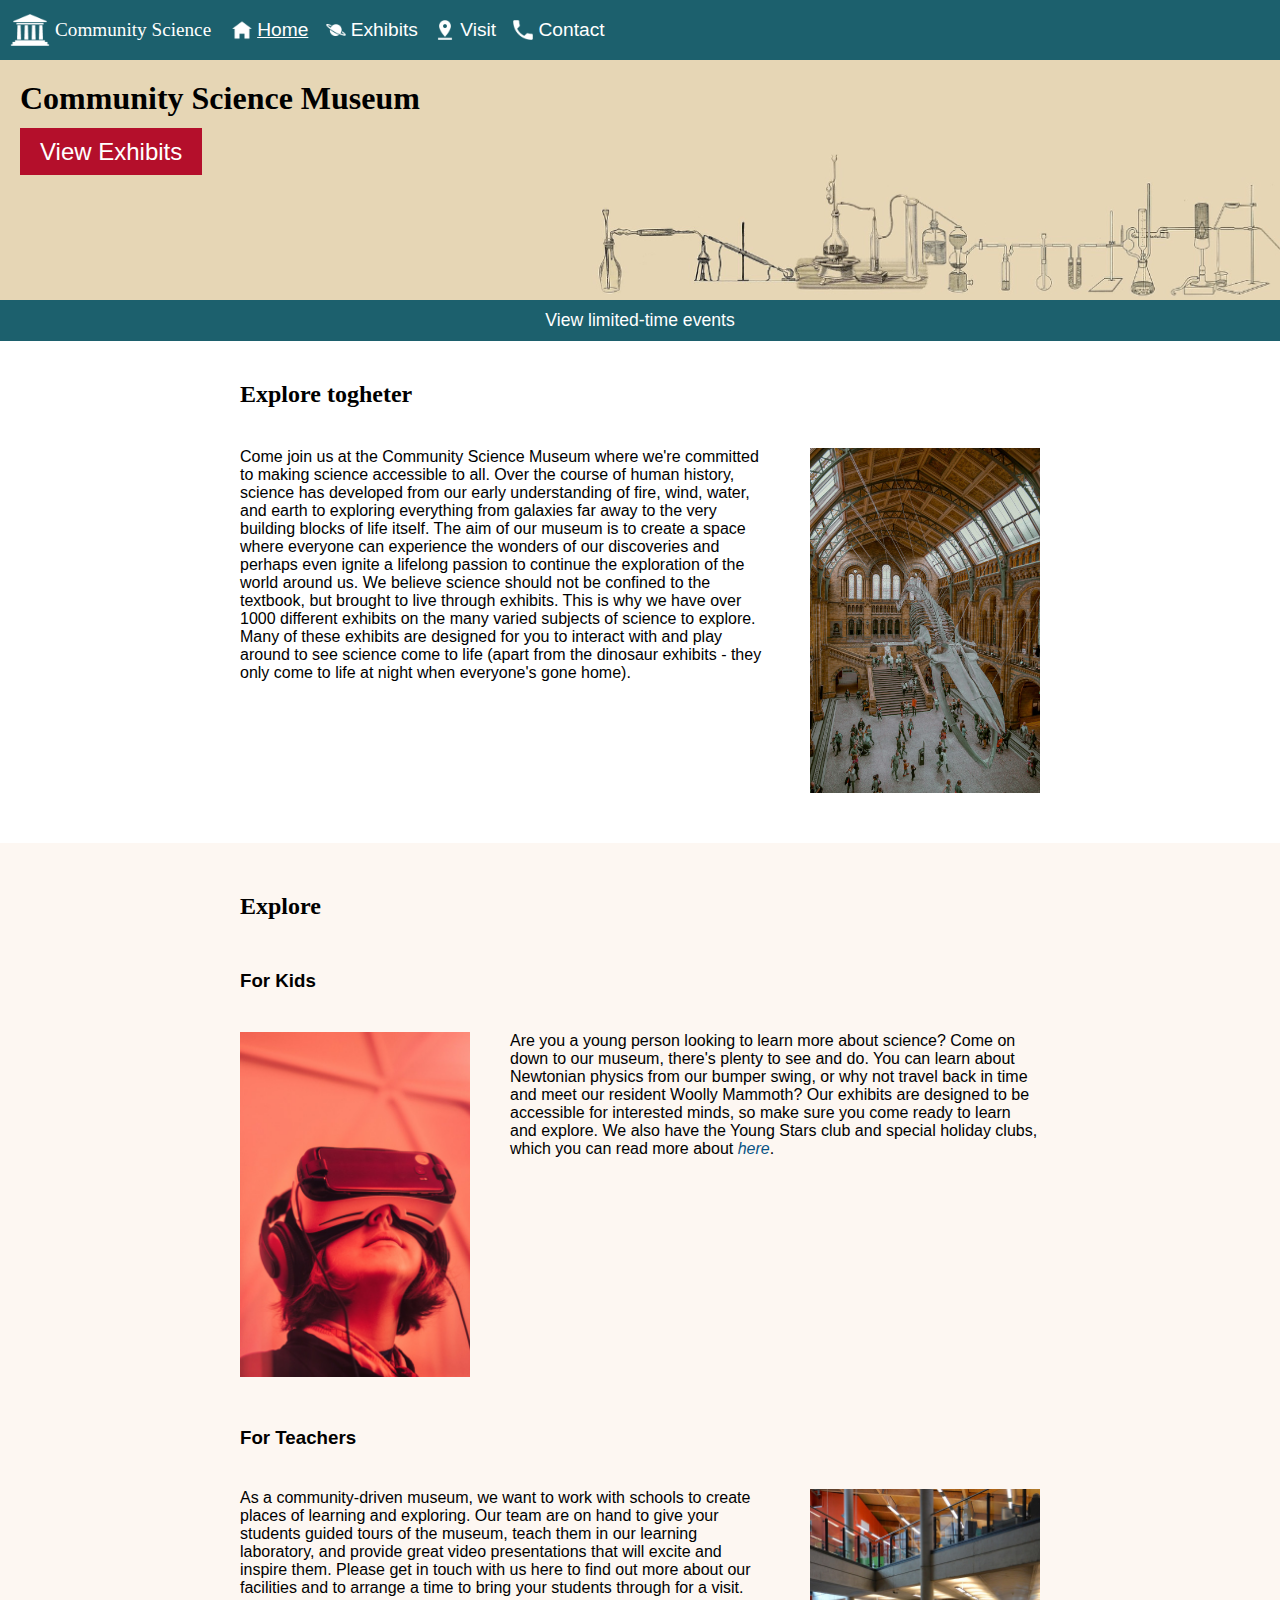
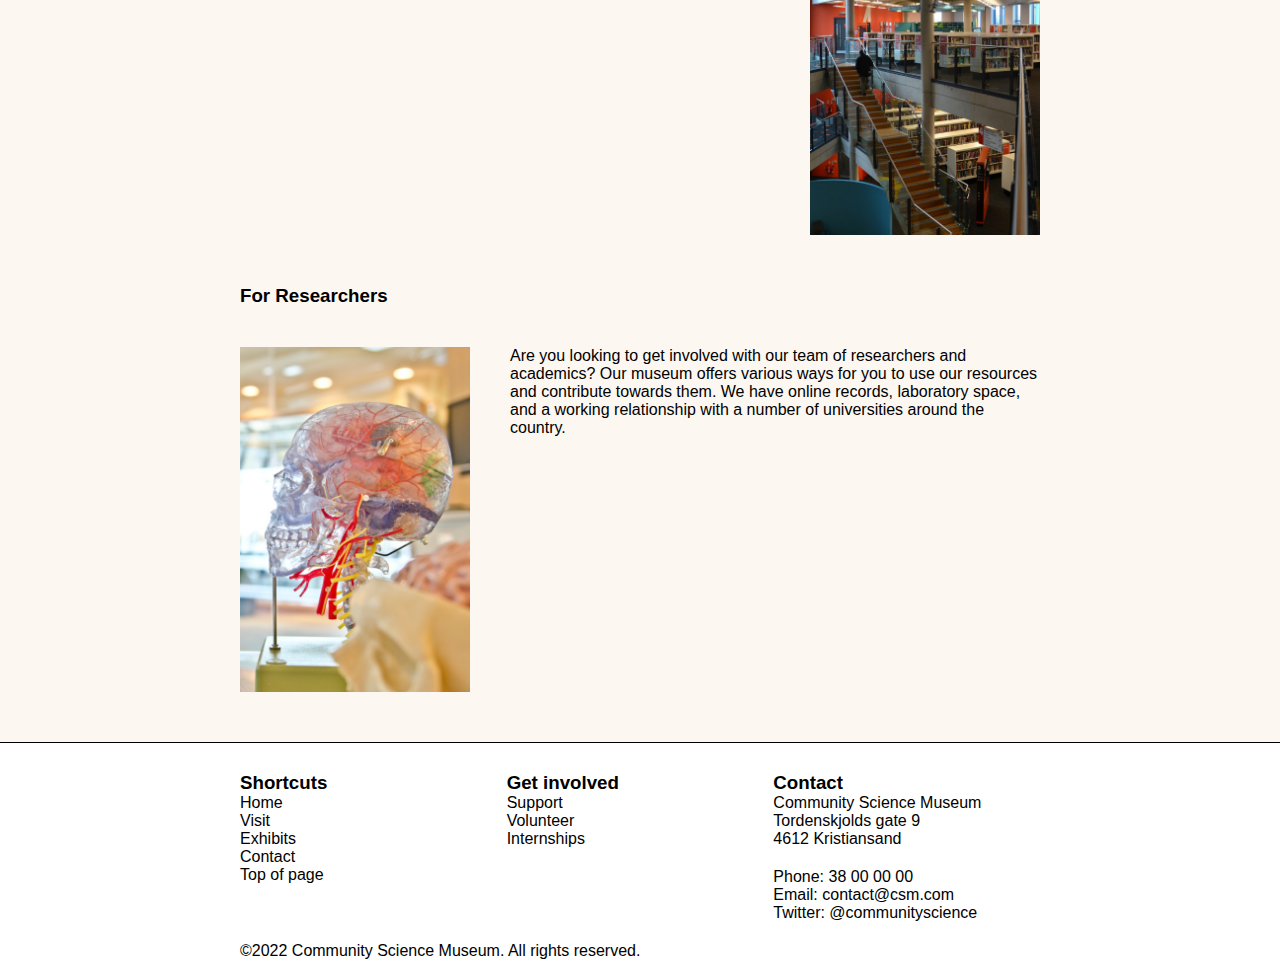
<file: index.html>
<!DOCTYPE html>
<html lang="en">
  <head>
    <meta charset="UTF-8" />
    <meta name="description" content="Come to the Community Science Museum to explore the wonders of human exploration" />
    <meta name="viewport" content="width=device-width, initial-scale=1.0" />
    <link href="css/styles.css" rel="stylesheet" />
    <link href="css/index.css" rel="stylesheet" />
    <link href="css/media.css" rel="stylesheet" />
    <title>Community Science Museum | Home</title>
    <link rel="icon" href="images/favicon.png" />
  </head>
  <body>
    <header id="top">
      <label for="hamburger-nav" class="hamburger-nav__label">
        <img src="images/icon/menu-icon.png" alt="View site navigation" />
      </label>
      <input type="checkbox" id="hamburger-nav" />
      <a href="index.html" class="logo-wrapper">
        Community Science
        <div class="logo"><img src="images/icon/museum-icon.png" alt="Community Science Museum Logo" /></div>
      </a>
      <nav>
        <ul>
          <li>
            <a href="index.html" class="active">
              <div><img src="images/icon/home-icon.png" alt="Home icon" /></div>
              Home
            </a>
          </li>
          <li>
            <a href="exhibits.html">
              <div><img src="images/icon/exhibits-icon.png" alt="Exhibit icon" /></div>
              Exhibits
            </a>
          </li>
          <li>
            <a href="visit.html">
              <div><img src="images/icon/visit-icon.png" alt="Visit icon" /></div>
              Visit
            </a>
          </li>
          <li>
            <a href="contact.html">
              <div><img src="images/icon/contact-icon.png" alt="Contact icon" /></div>
              Contact
            </a>
          </li>
        </ul>
      </nav>
    </header>
    <main>
      <div class="view_exhibits-wrapper">
        <section class="view_exhibits">
          <h1>Community Science Museum</h1>
          <a href="exhibits.html">View Exhibits</a>
        </section>
      </div>
      <a href="exhibits.html#events" class="limited-events">View limited-time events</a>
      <section class="explore_togheter short-lines">
        <h2 class="explore_togheter__title">Explore togheter</h2>
        <p>
          Come join us at the Community Science Museum where we're committed to making science accessible to all. Over the course of human history,
          science has developed from our early understanding of fire, wind, water, and earth to exploring everything from galaxies far away to the
          very building blocks of life itself. The aim of our museum is to create a space where everyone can experience the wonders of our discoveries
          and perhaps even ignite a lifelong passion to continue the exploration of the world around us. We believe science should not be confined to
          the textbook, but brought to live through exhibits. This is why we have over 1000 different exhibits on the many varied subjects of science
          to explore. Many of these exhibits are designed for you to interact with and play around to see science come to life (apart from the
          dinosaur exhibits - they only come to life at night when everyone's gone home).
        </p>
        <div><img src="images/museum_hall.jpg" alt="The main hall of Community Science" /></div>
      </section>
      <section class="explore">
        <h2 class="short-lines">Explore</h2>
        <section class="explore__standard short-lines">
          <h3>For Kids</h3>
          <div><img src="images/kids.jpg" alt="A future scientist exploring virtual reality" /></div>
          <p>
            Are you a young person looking to learn more about science? Come on down to our museum, there's plenty to see and do. You can learn about
            Newtonian physics from our bumper swing, or why not travel back in time and meet our resident Woolly Mammoth? Our exhibits are designed to
            be accessible for interested minds, so make sure you come ready to learn and explore. We also have the Young Stars club and special
            holiday clubs, which you can read more about <a href="visit.html#clubs" class="read-more">here</a>.
          </p>
        </section>
        <section class="explore__reverse short-lines">
          <h3>For Teachers</h3>
          <div><img src="images/teachers.jpg" alt="An overview of our library" /></div>
          <p>
            As a community-driven museum, we want to work with schools to create places of learning and exploring. Our team are on hand to give your
            students guided tours of the museum, teach them in our learning laboratory, and provide great video presentations that will excite and
            inspire them. Please get in touch with us here to find out more about our facilities and to arrange a time to bring your students through
            for a visit.
          </p>
        </section>
        <section class="explore__standard short-lines">
          <h3>For Researchers</h3>
          <div><img src="images/researchers.jpg" alt="A model of the human mind" /></div>
          <p>
            Are you looking to get involved with our team of researchers and academics? Our museum offers various ways for you to use our resources
            and contribute towards them. We have online records, laboratory space, and a working relationship with a number of universities around the
            country.
          </p>
        </section>
      </section>
    </main>
    <footer>
      <div class="footer-wrapper short-lines">
        <section>
          <h3>Shortcuts</h3>
          <ul>
            <li><a href="index.html">Home</a></li>
            <li><a href="visit.html">Visit</a></li>
            <li><a href="exhibits.html">Exhibits</a></li>
            <li><a href="contact.html">Contact</a></li>
            <li><a href="#top">Top of page</a></li>
          </ul>
        </section>
        <section>
          <h3><a href="contact.html#involved">Get involved</a></h3>
          <ul>
            <li><a href="contact.html#involved__support">Support</a></li>
            <li><a href="contact.html#involved__volunteer">Volunteer</a></li>
            <li><a href="contact.html#involved__internships">Internships</a></li>
          </ul>
        </section>
        <section>
          <h3><a href="contact.html">Contact</a></h3>
          <ul>
            <li>Community Science Museum</li>
            <li>Tordenskjolds gate 9</li>
            <li>4612 Kristiansand</li>
          </ul>
          <ul class="contact__information">
            <li><a href="tel:+4738000000">Phone: 38 00 00 00</a></li>
            <li><a href="mailto:contact@csm.com">Email: contact@csm.com</a></li>
            <li><a href="https://twitter.com/communityscience">Twitter: @communityscience</a></li>
          </ul>
        </section>
      </div>
      <p class="copyright short-lines">©2022 Community Science Museum. All rights reserved.</p>
    </footer>
  </body>
</html>
</file>
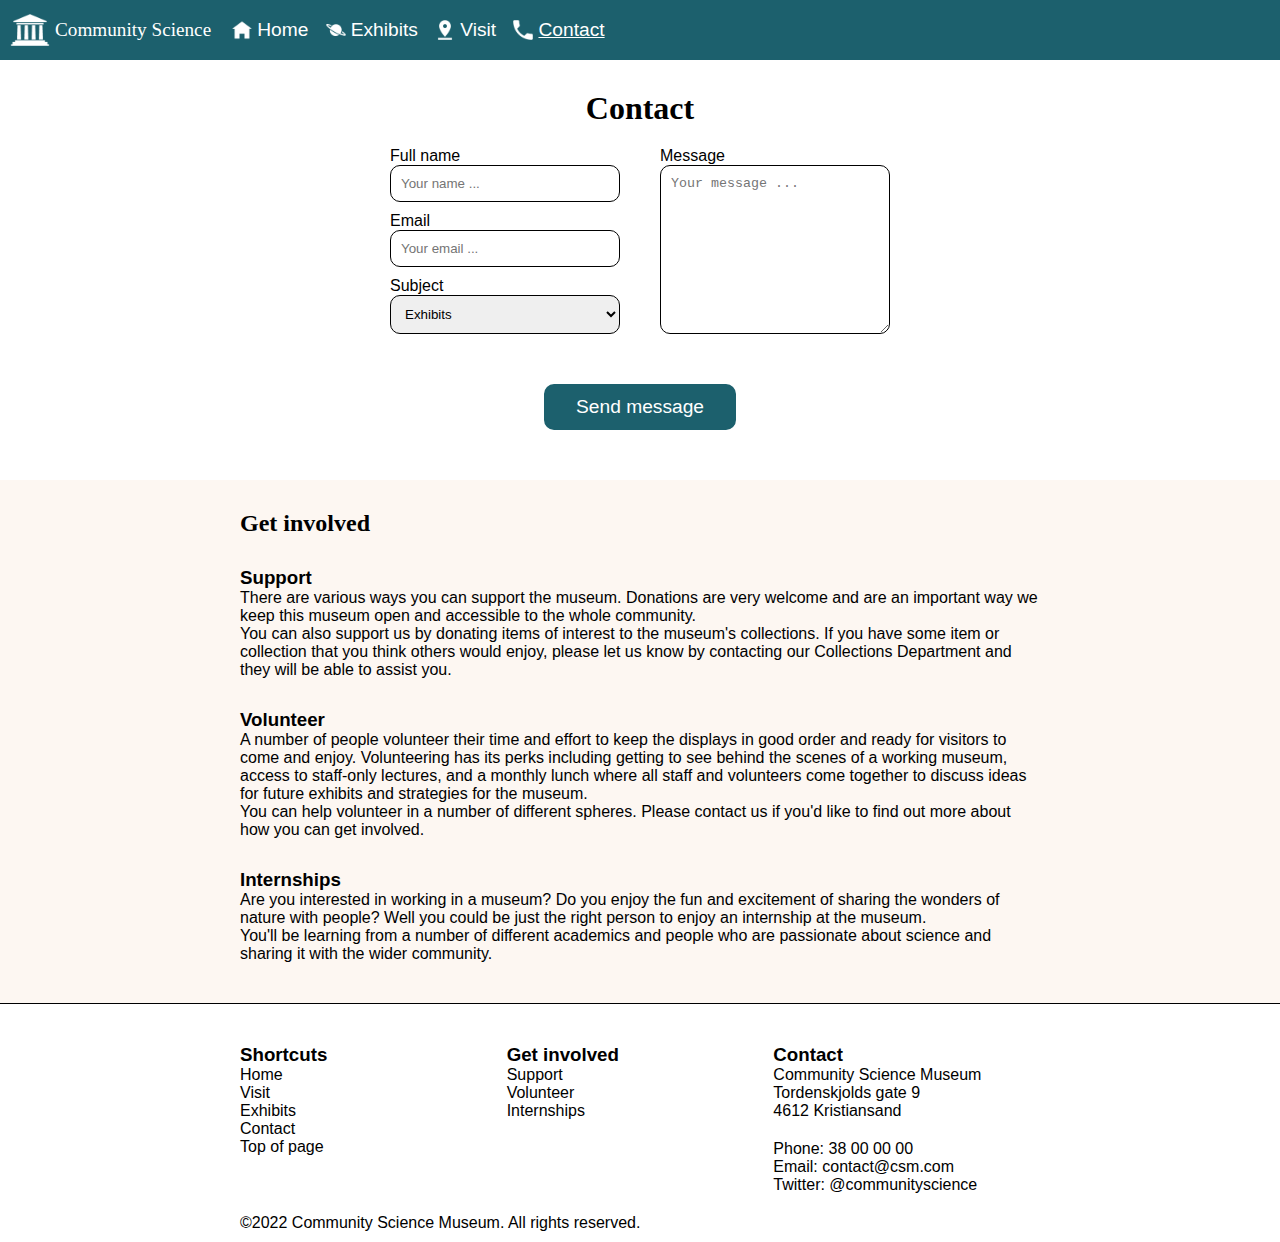
<file: contact.html>
<!DOCTYPE html>
<html lang="en">
  <head>
    <meta charset="UTF-8" />
    <meta name="description" content="Contact the Community Science Museum" />
    <meta name="viewport" content="width=device-width, initial-scale=1.0" />
    <link href="css/styles.css" rel="stylesheet" />
    <link href="css/contact.css" rel="stylesheet" />
    <link href="css/media.css" rel="stylesheet" />
    <title>Community Science Museum | Contact</title>
    <link rel="icon" href="images/favicon.png" />
  </head>
  <body>
    <header id="top">
      <label for="hamburger-nav" class="hamburger-nav__label">
        <img src="images/icon/menu-icon.png" alt="View site navigation" />
      </label>
      <input type="checkbox" id="hamburger-nav" />
      <a href="index.html" class="logo-wrapper">
        Community Science
        <div class="logo"><img src="images/icon/museum-icon.png" alt="Community Science Museum Logo" /></div>
      </a>
      <nav>
        <ul>
          <li>
            <a href="index.html">
              <div><img src="images/icon/home-icon.png" alt="Home icon" /></div>
              Home
            </a>
          </li>
          <li>
            <a href="exhibits.html">
              <div><img src="images/icon/exhibits-icon.png" alt="Exhibit icon" /></div>
              Exhibits
            </a>
          </li>
          <li>
            <a href="visit.html">
              <div><img src="images/icon/visit-icon.png" alt="Visit icon" /></div>
              Visit
            </a>
          </li>
          <li>
            <a href="contact.html" class="active">
              <div><img src="images/icon/contact-icon.png" alt="Contact icon" /></div>
              Contact
            </a>
          </li>
        </ul>
      </nav>
    </header>
    <main>
      <section class="contact short-lines">
        <h1>Contact</h1>
        <form action="#" method="POST">
          <div>
            <label for="name">Full name</label>
            <input id="name" type="text" name="name" placeholder="Your name ..." />
            <label for="email">Email</label>
            <input id="email" type="email" name="email" placeholder="Your email ..." />
            <label for="subject">Subject</label>
            <select id="subject" name="subject">
              <option value="exhibits">Exhibits</option>
              <option value="support">Support</option>
              <option value="club question">Club question</option>
              <option value="collections department">Collections department</option>
              <option value="volunteer">Volunteer</option>
              <option value="internship">Internship</option>
            </select>
          </div>
          <div>
            <label for="message">Message</label>
            <textarea id="message" name="message" placeholder="Your message ..."></textarea>
          </div>
          <label for="message-trigger" class="cta">Send message</label>
          <!--<input type="submit" class="cta" value="Send message" />-->
        </form>
        <input type="checkbox" id="message-trigger" />
        <div class="notification"><p>Message sent!</p></div>
      </section>
      <section class="involved-wrapper">
        <h2 id="involved" class="short-lines">Get involved</h2>
        <section id="involved__support" class="involved short-lines">
          <h3>Support</h3>
          <p>
            There are various ways you can support the museum. Donations are very welcome and are an important way we keep this museum open and
            accessible to the whole community.
          </p>
          <p>
            You can also support us by donating items of interest to the museum's collections. If you have some item or collection that you think
            others would enjoy, please let us know by contacting our Collections Department and they will be able to assist you.
          </p>
        </section>
        <section id="involved__volunteer" class="involved short-lines">
          <h3>Volunteer</h3>
          <p>
            A number of people volunteer their time and effort to keep the displays in good order and ready for visitors to come and enjoy.
            Volunteering has its perks including getting to see behind the scenes of a working museum, access to staff-only lectures, and a monthly
            lunch where all staff and volunteers come together to discuss ideas for future exhibits and strategies for the museum.
          </p>
          <p>
            You can help volunteer in a number of different spheres. Please contact us if you'd like to find out more about how you can get involved.
          </p>
        </section>
        <section id="involved__internships" class="involved short-lines">
          <h3>Internships</h3>
          <p>
            Are you interested in working in a museum? Do you enjoy the fun and excitement of sharing the wonders of nature with people? Well you
            could be just the right person to enjoy an internship at the museum.
          </p>
          <p>
            You'll be learning from a number of different academics and people who are passionate about science and sharing it with the wider
            community.
          </p>
        </section>
      </section>
    </main>
    <footer>
      <div class="footer-wrapper short-lines">
        <section>
          <h3>Shortcuts</h3>
          <ul>
            <li><a href="index.html">Home</a></li>
            <li><a href="visit.html">Visit</a></li>
            <li><a href="exhibits.html">Exhibits</a></li>
            <li><a href="contact.html">Contact</a></li>
            <li><a href="#top">Top of page</a></li>
          </ul>
        </section>
        <section>
          <h3><a href="#involved">Get involved</a></h3>
          <ul>
            <li><a href="#involved__support">Support</a></li>
            <li><a href="#involved__volunteer">Volunteer</a></li>
            <li><a href="#involved__internships">Internships</a></li>
          </ul>
        </section>
        <section>
          <h3><a href="contact.html">Contact</a></h3>
          <ul>
            <li>Community Science Museum</li>
            <li>Tordenskjolds gate 9</li>
            <li>4612 Kristiansand</li>
          </ul>
          <ul class="contact__information">
            <li><a href="tel:+4738000000">Phone: 38 00 00 00</a></li>
            <li><a href="mailto:contact@csm.com">Email: contact@csm.com</a></li>
            <li><a href="https://twitter.com/communityscience">Twitter: @communityscience</a></li>
          </ul>
        </section>
      </div>
      <p class="copyright short-lines">©2022 Community Science Museum. All rights reserved.</p>
    </footer>
  </body>
</html>
</file>
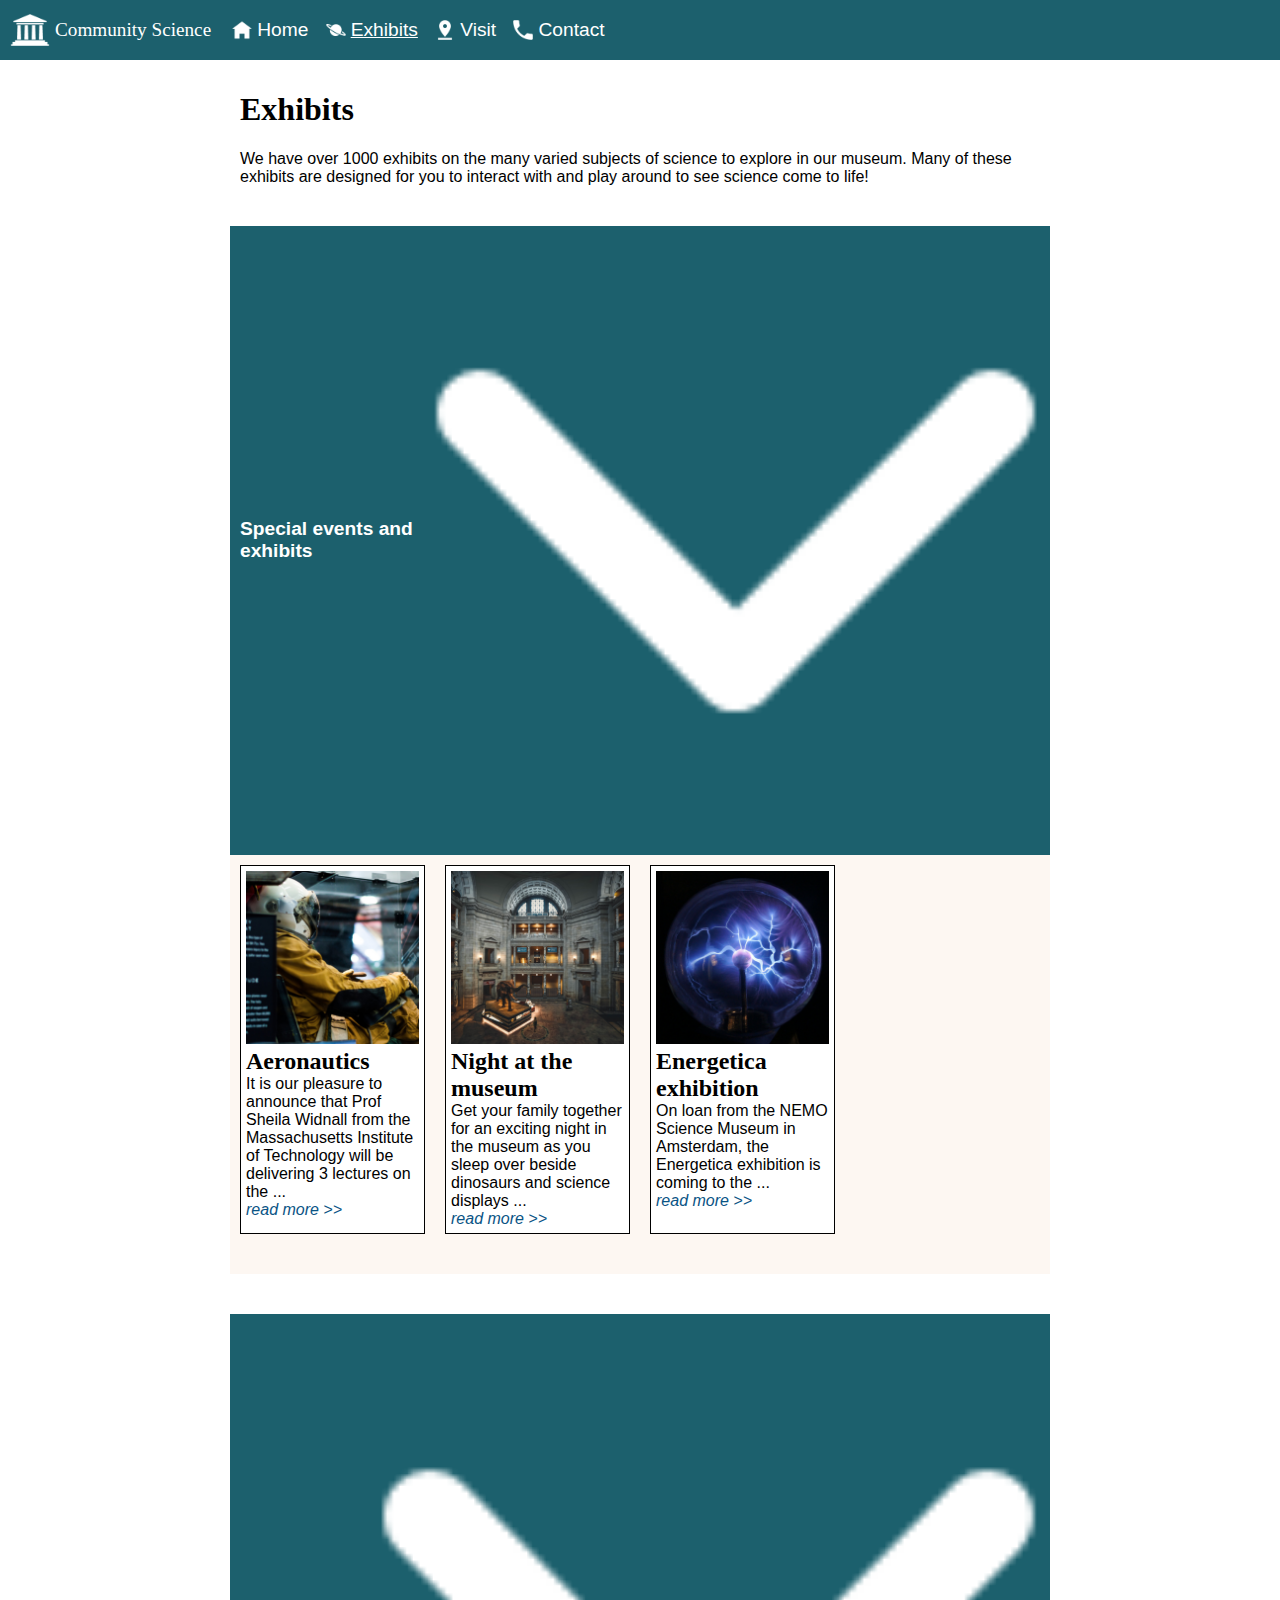
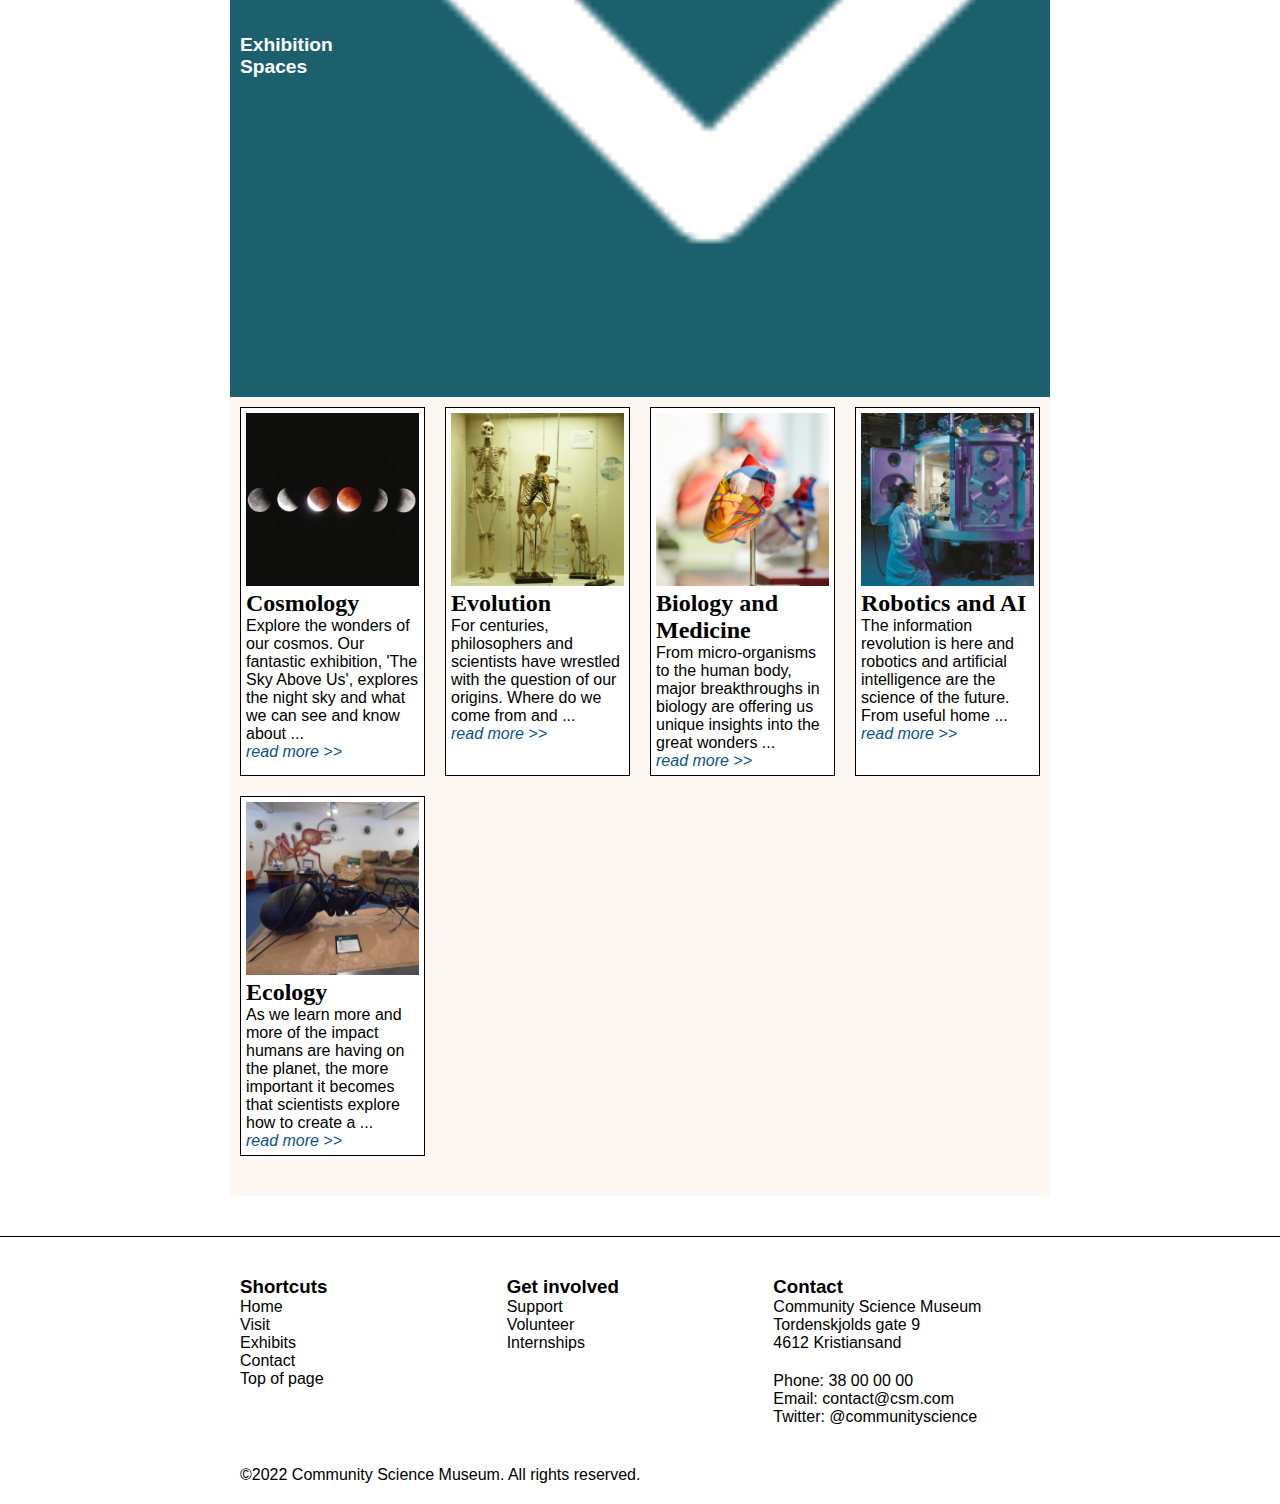
<file: exhibits.html>
<!DOCTYPE html>
<html lang="en">
  <head>
    <meta charset="UTF-8" />
    <meta name="description" content="View our current limited-time exhibits and our standard catalog of exhibits" />
    <meta name="viewport" content="width=device-width, initial-scale=1.0" />
    <link href="css/styles.css" rel="stylesheet" />
    <link href="css/exhibits.css" rel="stylesheet" />
    <link href="css/media.css" rel="stylesheet" />
    <title>Community Science Museum | Exhibits</title>
    <link rel="icon" href="images/favicon.png" />
  </head>
  <body>
    <header id="top">
      <label for="hamburger-nav" class="hamburger-nav__label">
        <img src="images/icon/menu-icon.png" alt="View site navigation" />
      </label>
      <input type="checkbox" id="hamburger-nav" />
      <a href="index.html" class="logo-wrapper">
        Community Science
        <div class="logo"><img src="images/icon/museum-icon.png" alt="Community Science Museum Logo" /></div>
      </a>
      <nav>
        <ul>
          <li>
            <a href="index.html">
              <div><img src="images/icon/home-icon.png" alt="Home icon" /></div>
              Home
            </a>
          </li>
          <li>
            <a href="exhibits.html" class="active">
              <div><img src="images/icon/exhibits-icon.png" alt="Exhibit icon" /></div>
              Exhibits
            </a>
          </li>
          <li>
            <a href="visit.html">
              <div><img src="images/icon/visit-icon.png" alt="Visit icon" /></div>
              Visit
            </a>
          </li>
          <li>
            <a href="contact.html">
              <div><img src="images/icon/contact-icon.png" alt="Contact icon" /></div>
              Contact
            </a>
          </li>
        </ul>
      </nav>
    </header>
    <main>
      <section class="about-exhibits short-lines">
        <h1>Exhibits</h1>
        <p>
          We have over 1000 exhibits on the many varied subjects of science to explore in our museum. Many of these exhibits are designed for you to
          interact with and play around to see science come to life!
        </p>
      </section>
      <div class="events">
        <input type="checkbox" id="events__hamburger" />
        <label for="events__hamburger" class="hamburger-label short-lines">
          Special events and exhibits
          <img src="images/icon/view-more.png" alt="View or hide special events and exhibits" />
        </label>
        <div class="events__list short-lines">
          <section>
            <img src="images/exhibits/aeronautics_showcase.jpg" alt="Aeronautics exhibit" />
            <h2>Aeronautics</h2>
            <p>
              It is our pleasure to announce that Prof Sheila Widnall from the Massachusetts Institute of Technology will be delivering 3 lectures on
              the ... <a href="events/aeronautics.html" class="read-more">read more >></a>
            </p>
          </section>
          <section>
            <img src="images/exhibits/night_in_the_museum_showcase.jpg" alt="Night in the museum event" />
            <h2>Night at the museum</h2>
            <p>
              Get your family together for an exciting night in the museum as you sleep over beside dinosaurs and science displays ...
              <a href="events/night_in_the_museum.html" class="read-more">read more >></a>
            </p>
          </section>
          <section>
            <img src="images/exhibits/energetica_showcase.jpg" alt="Energetica exhibit" />
            <h2>Energetica exhibition</h2>
            <p>
              On loan from the NEMO Science Museum in Amsterdam, the Energetica exhibition is coming to the ...
              <a href="events/energetica.html" class="read-more">read more >></a>
            </p>
          </section>
        </div>
      </div>
      <div class="exhibits">
        <input type="checkbox" id="exhibits__hamburger" />
        <label for="exhibits__hamburger" class="hamburger-label short-lines">
          Exhibition Spaces
          <img src="images/icon/view-more.png" alt="View or hide exhibits" />
        </label>
        <div class="exhibits__list short-lines">
          <section>
            <img src="images/exhibits/cosmology_showcase.jpg" alt="Cosmology exhibit" />
            <h2>Cosmology</h2>
            <p>
              Explore the wonders of our cosmos. Our fantastic exhibition, 'The Sky Above Us', explores the night sky and what we can see and know
              about ...
              <a href="events/cosmology.html" class="read-more">read more >></a>
            </p>
          </section>
          <section>
            <img src="images/exhibits/evolution_showcase.jpg" alt="Evolution exhibit" />
            <h2>Evolution</h2>
            <p>
              For centuries, philosophers and scientists have wrestled with the question of our origins. Where do we come from and ...
              <a href="events/evolution.html" class="read-more">read more >></a>
            </p>
          </section>
          <section>
            <img src="images/exhibits/biology_and_medicine_showcase.jpg" alt="Biology and medicine exhibit" />
            <h2>Biology and Medicine</h2>
            <p>
              From micro-organisms to the human body, major breakthroughs in biology are offering us unique insights into the great wonders ...
              <a href="events/biology_and_medicine.html" class="read-more">read more >></a>
            </p>
          </section>
          <section>
            <img src="images/exhibits/robotics_and_AI_showcase.jpg" alt="Robotics and AI exhibit" />
            <h2>Robotics and AI</h2>
            <p>
              The information revolution is here and robotics and artificial intelligence are the science of the future. From useful home ...
              <a href="events/robotics_and_AI.html" class="read-more">read more >></a>
            </p>
          </section>
          <section>
            <img src="images/exhibits/ecology_showcase.jpg" alt="Ecology exhibit" />
            <h2>Ecology</h2>
            <p>
              As we learn more and more of the impact humans are having on the planet, the more important it becomes that scientists explore how to
              create a ...
              <a href="events/ecology.html" class="read-more">read more >></a>
            </p>
          </section>
        </div>
      </div>
    </main>
    <footer>
      <div class="footer-wrapper short-lines">
        <section>
          <h3>Shortcuts</h3>
          <ul>
            <li><a href="index.html">Home</a></li>
            <li><a href="visit.html">Visit</a></li>
            <li><a href="exhibits.html">Exhibits</a></li>
            <li><a href="contact.html">Contact</a></li>
            <li><a href="#top">Top of page</a></li>
          </ul>
        </section>
        <section>
          <h3><a href="contact.html#involved">Get involved</a></h3>
          <ul>
            <li><a href="contact.html#involved__support">Support</a></li>
            <li><a href="contact.html#involved__volunteer">Volunteer</a></li>
            <li><a href="contact.html#involved__internships">Internships</a></li>
          </ul>
        </section>
        <section>
          <h3><a href="contact.html">Contact</a></h3>
          <ul>
            <li>Community Science Museum</li>
            <li>Tordenskjolds gate 9</li>
            <li>4612 Kristiansand</li>
          </ul>
          <ul class="contact__information">
            <li><a href="tel:+4738000000">Phone: 38 00 00 00</a></li>
            <li><a href="mailto:contact@csm.com">Email: contact@csm.com</a></li>
            <li><a href="https://twitter.com/communityscience">Twitter: @communityscience</a></li>
          </ul>
        </section>
      </div>
      <p class="copyright short-lines">©2022 Community Science Museum. All rights reserved.</p>
    </footer>
  </body>
</html>
</file>
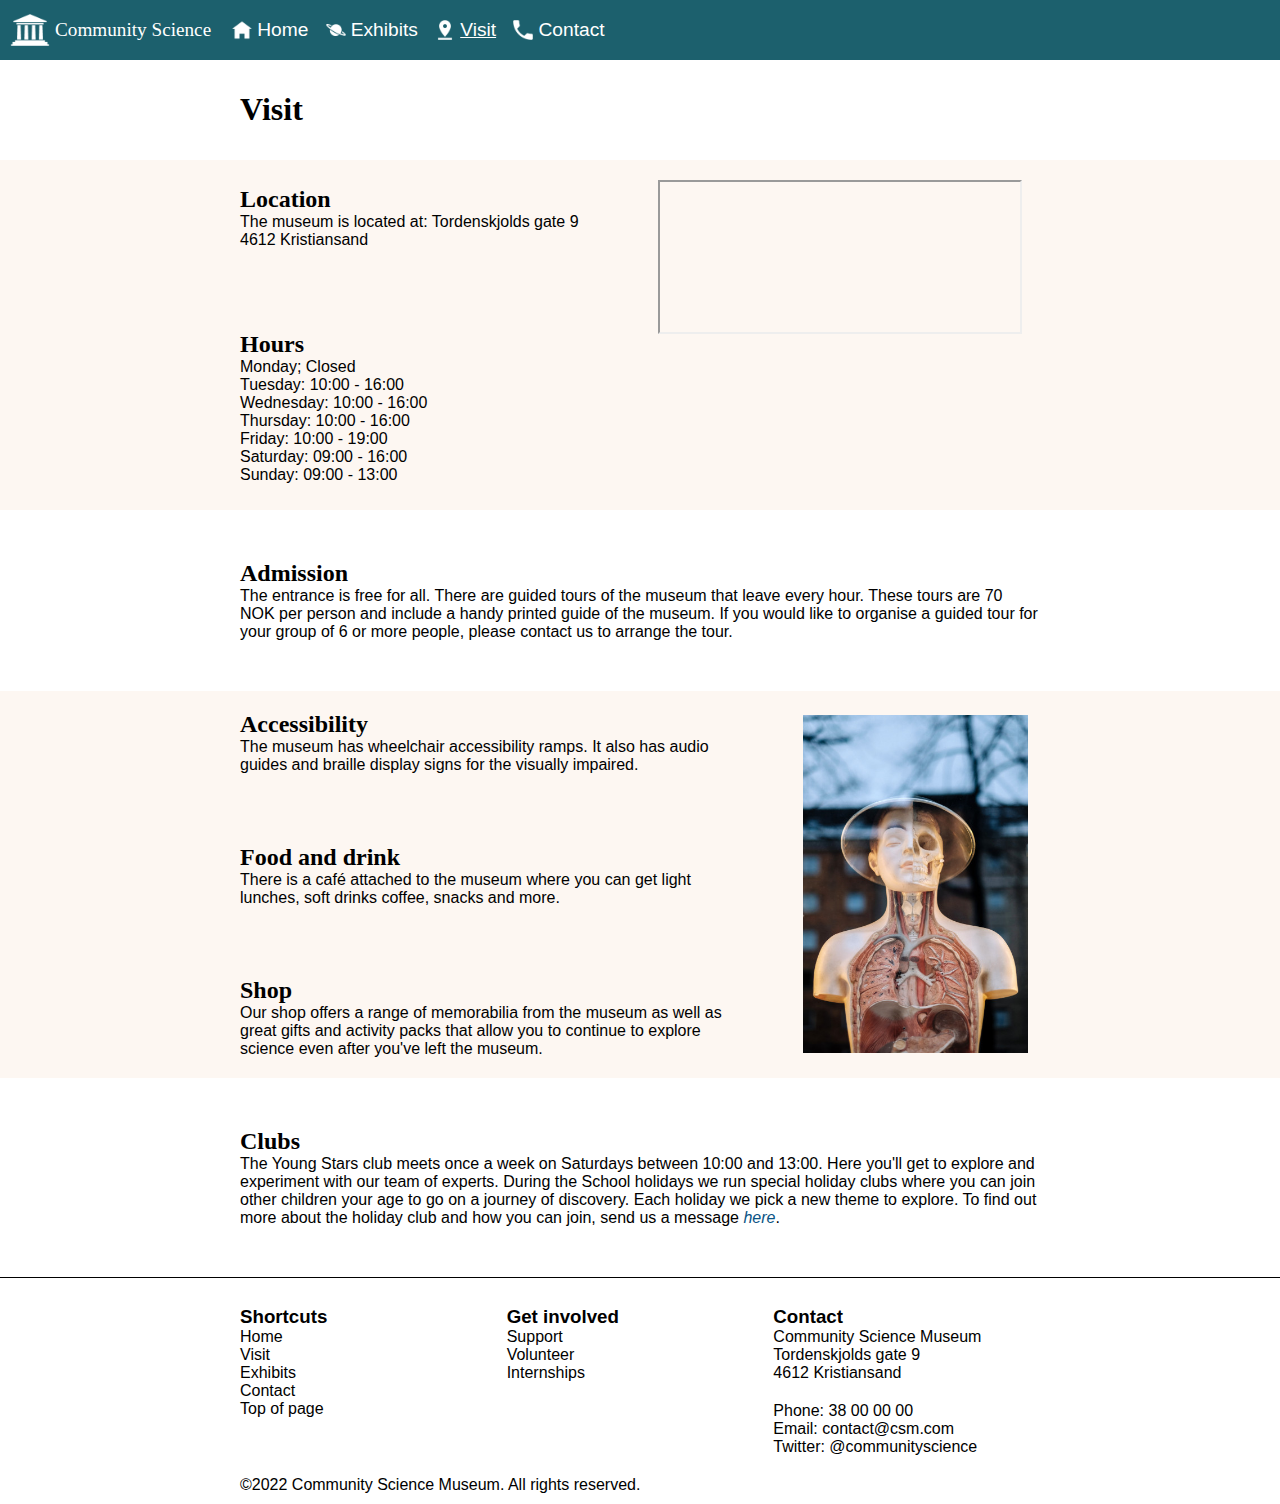
<file: visit.html>
<!DOCTYPE html>
<html lang="en">
  <head>
    <meta charset="UTF-8" />
    <meta name="description" content="Visit Community Science Museum to view our 1000 exhibits" />
    <meta name="viewport" content="width=device-width, initial-scale=1.0" />
    <link href="css/styles.css" rel="stylesheet" />
    <link href="css/visit.css" rel="stylesheet" />
    <link href="css/media.css" rel="stylesheet" />
    <title>Community Science Museum | Visit</title>
    <link rel="icon" href="images/favicon.png" />
  </head>
  <body>
    <header id="top">
      <label for="hamburger-nav" class="hamburger-nav__label">
        <img src="images/icon/menu-icon.png" alt="View site navigation" />
      </label>
      <input type="checkbox" id="hamburger-nav" />
      <a href="index.html" class="logo-wrapper">
        Community Science
        <div class="logo"><img src="images/icon/museum-icon.png" alt="Community Science Museum Logo" /></div>
      </a>
      <nav>
        <ul>
          <li>
            <a href="index.html">
              <div><img src="images/icon/home-icon.png" alt="Home icon" /></div>
              Home
            </a>
          </li>
          <li>
            <a href="exhibits.html">
              <div><img src="images/icon/exhibits-icon.png" alt="Exhibit icon" /></div>
              Exhibits
            </a>
          </li>
          <li>
            <a href="visit.html" class="active">
              <div><img src="images/icon/visit-icon.png" alt="Visit icon" /></div>
              Visit
            </a>
          </li>
          <li>
            <a href="contact.html">
              <div><img src="images/icon/contact-icon.png" alt="Contact icon" /></div>
              Contact
            </a>
          </li>
        </ul>
      </nav>
    </header>
    <main>
      <div class="visit__title short-lines"><h1>Visit</h1></div>
      <div class="location-wrapper">
        <section class="location short-lines">
          <div class="location__address">
            <h2>Location</h2>
            <p>The museum is located at: Tordenskjolds gate 9 4612 Kristiansand</p>
          </div>
          <div class="location__open">
            <h2>Hours</h2>
            <ul>
              <li>Monday; Closed</li>
              <li>Tuesday: 10:00 - 16:00</li>
              <li>Wednesday: 10:00 - 16:00</li>
              <li>Thursday: 10:00 - 16:00</li>
              <li>Friday: 10:00 - 19:00</li>
              <li>Saturday: 09:00 - 16:00</li>
              <li>Sunday: 09:00 - 13:00</li>
            </ul>
          </div>
          <div class="location__map">
            <iframe
              src="https://www.google.com/maps/embed?pb=!1m18!1m12!1m3!1d2105.5505069452156!2d7.9862747161408825!3d58.14772971223204!2m3!1f0!2f0!3f0!3m2!1i1024!2i768!4f13.1!3m3!1m2!1s0x4638025f01842cbd%3A0x4113fb17771c3dfa!2sNoroff%20Kristiansand!5e0!3m2!1sen!2sno!4v1644491684805!5m2!1sen!2sno"
            >
            </iframe>
          </div>
        </section>
      </div>
      <section class="information short-lines">
        <h2>Admission</h2>
        <p>
          The entrance is free for all. There are guided tours of the museum that leave every hour. These tours are 70 NOK per person and include a
          handy printed guide of the museum. If you would like to organise a guided tour for your group of 6 or more people, please contact us to
          arrange the tour.
        </p>
      </section>
      <div class="accessibility-wrapper">
        <section class="accessibility short-lines">
          <div class="accessibility__accessibility">
            <h2>Accessibility</h2>
            <p>The museum has wheelchair accessibility ramps. It also has audio guides and braille display signs for the visually impaired.</p>
          </div>
          <div class="accessibility__food">
            <h2>Food and drink</h2>
            <p>There is a café attached to the museum where you can get light lunches, soft drinks coffee, snacks and more.</p>
          </div>
          <div class="accessibility__shop">
            <h2>Shop</h2>
            <p>
              Our shop offers a range of memorabilia from the museum as well as great gifts and activity packs that allow you to continue to explore
              science even after you've left the museum.
            </p>
          </div>
          <div class="accessibility__image"><img src="images/body.jpg" alt="One of the many human models featured at Community Science" /></div>
        </section>
      </div>
      <section class="information short-lines">
        <h2 id="clubs">Clubs</h2>
        <p>
          The Young Stars club meets once a week on Saturdays between 10:00 and 13:00. Here you'll get to explore and experiment with our team of
          experts. During the School holidays we run special holiday clubs where you can join other children your age to go on a journey of discovery.
          Each holiday we pick a new theme to explore. To find out more about the holiday club and how you can join, send us a message
          <a href="contact.html#contact" class="read-more">here</a>.
        </p>
      </section>
    </main>
    <footer>
      <div class="footer-wrapper short-lines">
        <section>
          <h3>Shortcuts</h3>
          <ul>
            <li><a href="index.html">Home</a></li>
            <li><a href="visit.html">Visit</a></li>
            <li><a href="exhibits.html">Exhibits</a></li>
            <li><a href="contact.html">Contact</a></li>
            <li><a href="#top">Top of page</a></li>
          </ul>
        </section>
        <section>
          <h3><a href="contact.html#involved">Get involved</a></h3>
          <ul>
            <li><a href="contact.html#involved__support">Support</a></li>
            <li><a href="contact.html#involved__volunteer">Volunteer</a></li>
            <li><a href="contact.html#involved__internships">Internships</a></li>
          </ul>
        </section>
        <section>
          <h3><a href="contact.html">Contact</a></h3>
          <ul>
            <li>Community Science Museum</li>
            <li>Tordenskjolds gate 9</li>
            <li>4612 Kristiansand</li>
          </ul>
          <ul class="contact__information">
            <li><a href="tel:+4738000000">Phone: 38 00 00 00</a></li>
            <li><a href="mailto:contact@csm.com">Email: contact@csm.com</a></li>
            <li><a href="https://twitter.com/communityscience">Twitter: @communityscience</a></li>
          </ul>
        </section>
      </div>
      <p class="copyright short-lines">©2022 Community Science Museum. All rights reserved.</p>
    </footer>
  </body>
</html>
</file>
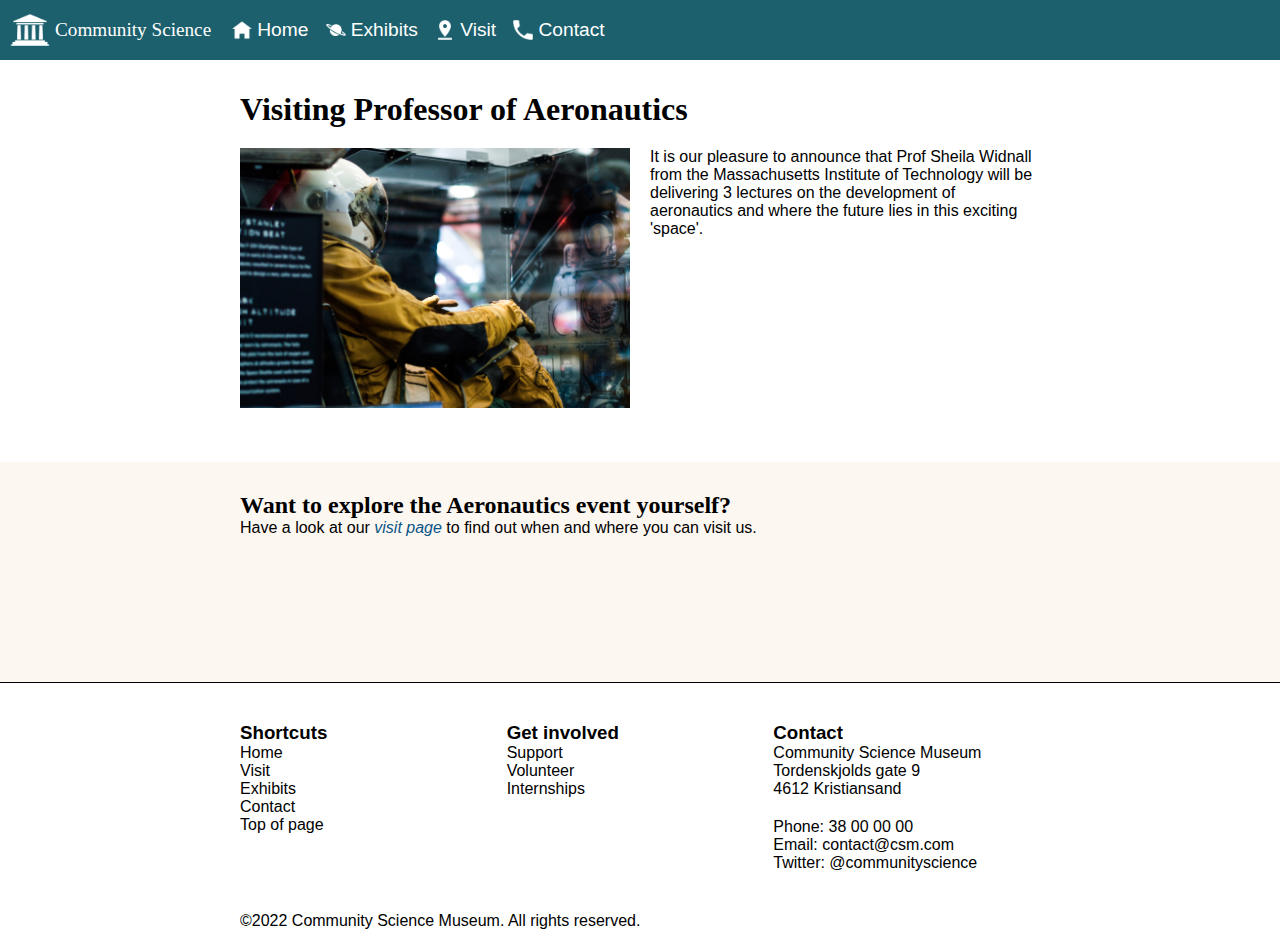
<file: events/aeronautics.html>
<!DOCTYPE html>
<html lang="en">
  <head>
    <meta charset="UTF-8" />
    <meta name="description" content="Professor Sheila Widnall from the MIoT delivers lectures on aeronautics" />
    <meta name="viewport" content="width=device-width, initial-scale=1.0" />
    <link href="../css/styles.css" rel="stylesheet" />
    <link href="../css/events.css" rel="stylesheet" />
    <link href="../css/media.css" rel="stylesheet" />
    <title>Community Science Museum | Visiting Professor of Aeronautics</title>
    <link rel="icon" href="../images/favicon.png" />
  </head>
  <body>
    <header id="top">
      <label for="hamburger-nav" class="hamburger-nav__label">
        <img src="../images/icon/menu-icon.png" alt="View site navigation" />
      </label>
      <input type="checkbox" id="hamburger-nav" />
      <a href="../index.html" class="logo-wrapper">
        Community Science
        <div class="logo"><img src="../images/icon/museum-icon.png" alt="Community Science Museum Logo" /></div>
      </a>
      <nav>
        <ul>
          <li>
            <a href="../index.html">
              <div><img src="../images/icon/home-icon.png" alt="Home icon" /></div>
              Home
            </a>
          </li>
          <li>
            <a href="../exhibits.html">
              <div><img src="../images/icon/exhibits-icon.png" alt="Exhibit icon" /></div>
              Exhibits
            </a>
          </li>
          <li>
            <a href="../visit.html">
              <div><img src="../images/icon/visit-icon.png" alt="Visit icon" /></div>
              Visit
            </a>
          </li>
          <li>
            <a href="../contact.html">
              <div><img src="../images/icon/contact-icon.png" alt="Contact icon" /></div>
              Contact
            </a>
          </li>
        </ul>
      </nav>
    </header>
    <main>
      <div class="event__wrapper">
        <section class="event__details short-lines">
          <h1>Visiting Professor of Aeronautics</h1>
          <div><img src="../images/exhibits/aeronautics.jpg" alt="One of the objects featured at the aeronautics exhibit space" /></div>
          <p>
            It is our pleasure to announce that Prof Sheila Widnall from the Massachusetts Institute of Technology will be delivering 3 lectures on
            the development of aeronautics and where the future lies in this exciting 'space'.
          </p>
        </section>
      </div>
      <section class="short-lines">
        <h2>Want to explore the Aeronautics event yourself?</h2>
        <p>Have a look at our <a href="../visit.html" class="read-more">visit page</a> to find out when and where you can visit us.</p>
      </section>
    </main>
    <footer>
      <div class="footer-wrapper short-lines">
        <section>
          <h3>Shortcuts</h3>
          <ul>
            <li><a href="../index.html">Home</a></li>
            <li><a href="../visit.html">Visit</a></li>
            <li><a href="../exhibits.html">Exhibits</a></li>
            <li><a href="../contact.html">Contact</a></li>
            <li><a href="#top">Top of page</a></li>
          </ul>
        </section>
        <section>
          <h3><a href="../contact.html#involved">Get involved</a></h3>
          <ul>
            <li><a href="../contact.html#involved__support">Support</a></li>
            <li><a href="../contact.html#involved__volunteer">Volunteer</a></li>
            <li><a href="../contact.html#involved__internships">Internships</a></li>
          </ul>
        </section>
        <section>
          <h3><a href="../contact.html">Contact</a></h3>
          <ul>
            <li>Community Science Museum</li>
            <li>Tordenskjolds gate 9</li>
            <li>4612 Kristiansand</li>
          </ul>
          <ul class="contact__information">
            <li><a href="tel:+4738000000">Phone: 38 00 00 00</a></li>
            <li><a href="mailto:contact@csm.com">Email: contact@csm.com</a></li>
            <li><a href="https://twitter.com/communityscience">Twitter: @communityscience</a></li>
          </ul>
        </section>
      </div>
      <p class="copyright short-lines">©2022 Community Science Museum. All rights reserved.</p>
    </footer>
  </body>
</html>
</file>
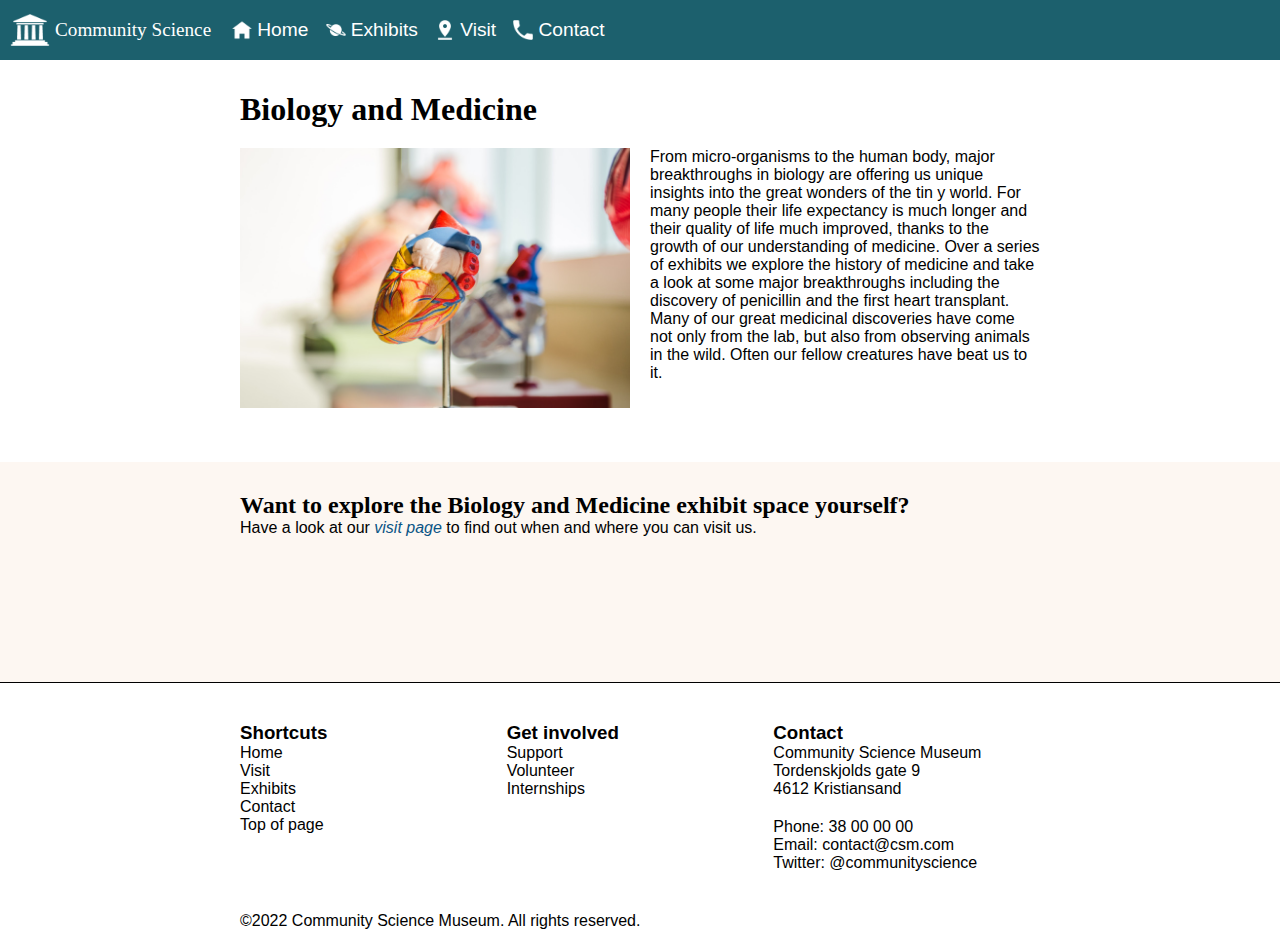
<file: events/biology_and_medicine.html>
<!DOCTYPE html>
<html lang="en">
  <head>
    <meta charset="UTF-8" />
    <meta name="description" content="A series of exhibits that explore the history of medicine" />
    <meta name="viewport" content="width=device-width, initial-scale=1.0" />
    <link href="../css/styles.css" rel="stylesheet" />
    <link href="../css/events.css" rel="stylesheet" />
    <link href="../css/media.css" rel="stylesheet" />
    <title>Community Science Museum | Biology and Medicine</title>
    <link rel="icon" href="../images/favicon.png" />
  </head>
  <body>
    <header id="top">
      <label for="hamburger-nav" class="hamburger-nav__label">
        <img src="../images/icon/menu-icon.png" alt="View site navigation" />
      </label>
      <input type="checkbox" id="hamburger-nav" />
      <a href="../index.html" class="logo-wrapper">
        Community Science
        <div class="logo"><img src="../images/icon/museum-icon.png" alt="Community Science Museum Logo" /></div>
      </a>
      <nav>
        <ul>
          <li>
            <a href="../index.html">
              <div><img src="../images/icon/home-icon.png" alt="Home icon" /></div>
              Home
            </a>
          </li>
          <li>
            <a href="../exhibits.html">
              <div><img src="../images/icon/exhibits-icon.png" alt="Exhibit icon" /></div>
              Exhibits
            </a>
          </li>
          <li>
            <a href="../visit.html">
              <div><img src="../images/icon/visit-icon.png" alt="Visit icon" /></div>
              Visit
            </a>
          </li>
          <li>
            <a href="../contact.html">
              <div><img src="../images/icon/contact-icon.png" alt="Contact icon" /></div>
              Contact
            </a>
          </li>
        </ul>
      </nav>
    </header>

    <main>
      <div class="event__wrapper">
        <section class="event__details short-lines">
          <h1>Biology and Medicine</h1>
          <div><img src="../images/exhibits/biology_and_medicine.jpg" alt="A model of the human heart" /></div>
          <p>
            From micro-organisms to the human body, major breakthroughs in biology are offering us unique insights into the great wonders of the tin y
            world. For many people their life expectancy is much longer and their quality of life much improved, thanks to the growth of our
            understanding of medicine. Over a series of exhibits we explore the history of medicine and take a look at some major breakthroughs
            including the discovery of penicillin and the first heart transplant. Many of our great medicinal discoveries have come not only from the
            lab, but also from observing animals in the wild. Often our fellow creatures have beat us to it.
          </p>
        </section>
      </div>
      <section class="short-lines">
        <h2>Want to explore the Biology and Medicine exhibit space yourself?</h2>
        <p>Have a look at our <a href="../visit.html" class="read-more">visit page</a> to find out when and where you can visit us.</p>
      </section>
    </main>
    <footer>
      <div class="footer-wrapper short-lines">
        <section>
          <h3>Shortcuts</h3>
          <ul>
            <li><a href="../index.html">Home</a></li>
            <li><a href="../visit.html">Visit</a></li>
            <li><a href="../exhibits.html">Exhibits</a></li>
            <li><a href="../contact.html">Contact</a></li>
            <li><a href="#top">Top of page</a></li>
          </ul>
        </section>
        <section>
          <h3><a href="../contact.html#involved">Get involved</a></h3>
          <ul>
            <li><a href="../contact.html#involved__support">Support</a></li>
            <li><a href="../contact.html#involved__volunteer">Volunteer</a></li>
            <li><a href="../contact.html#involved__internships">Internships</a></li>
          </ul>
        </section>
        <section>
          <h3><a href="../contact.html">Contact</a></h3>
          <ul>
            <li>Community Science Museum</li>
            <li>Tordenskjolds gate 9</li>
            <li>4612 Kristiansand</li>
          </ul>
          <ul class="contact__information">
            <li><a href="tel:+4738000000">Phone: 38 00 00 00</a></li>
            <li><a href="mailto:contact@csm.com">Email: contact@csm.com</a></li>
            <li><a href="https://twitter.com/communityscience">Twitter: @communityscience</a></li>
          </ul>
        </section>
      </div>
      <p class="copyright short-lines">©2022 Community Science Museum. All rights reserved.</p>
    </footer>
  </body>
</html>
</file>
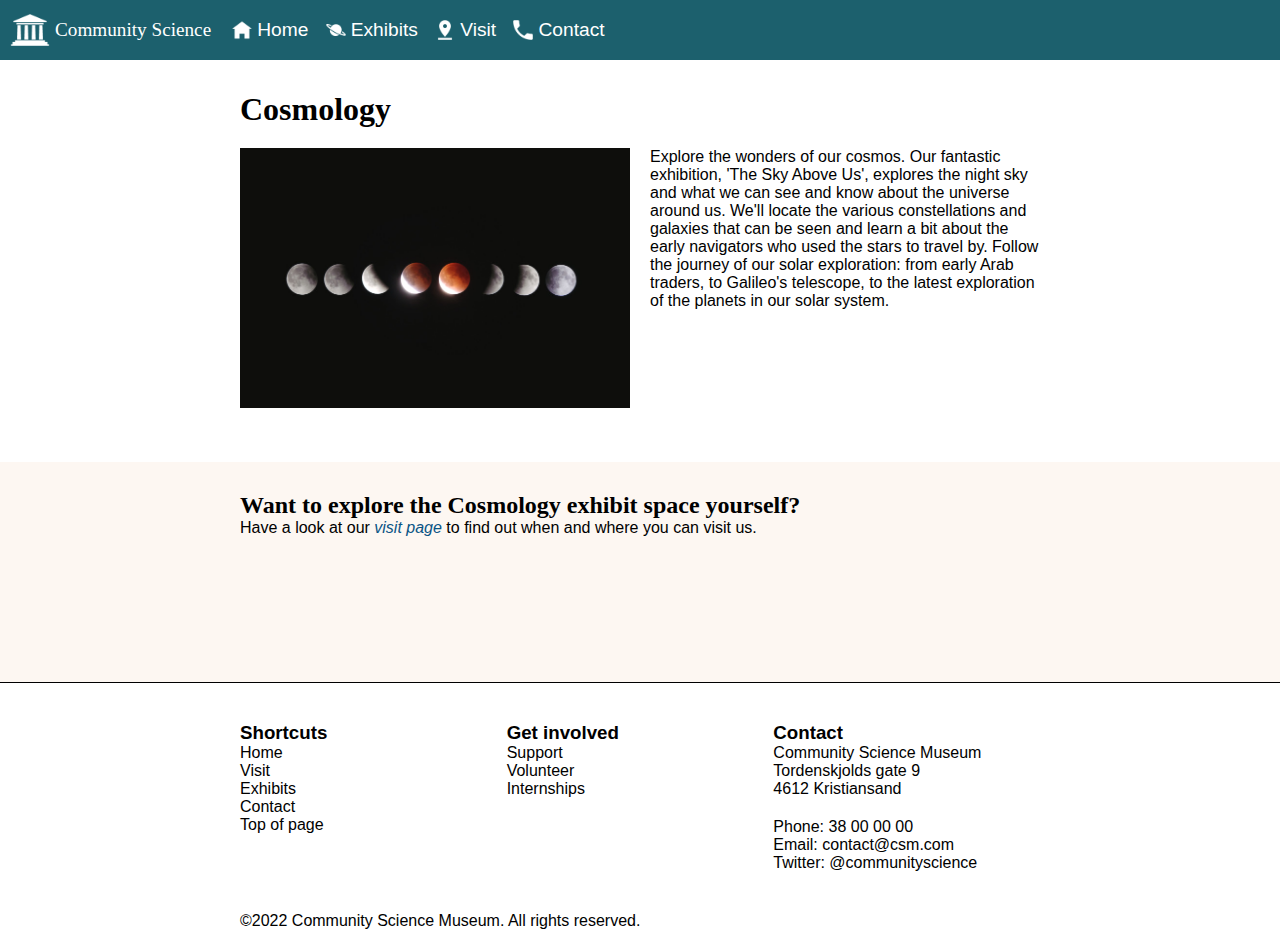
<file: events/cosmology.html>
<!DOCTYPE html>
<html lang="en">
  <head>
    <meta charset="UTF-8" />
    <meta name="description" content="Explore the wonders of our cosmos" />
    <meta name="viewport" content="width=device-width, initial-scale=1.0" />
    <link href="../css/styles.css" rel="stylesheet" />
    <link href="../css/events.css" rel="stylesheet" />
    <link href="../css/media.css" rel="stylesheet" />
    <title>Community Science Museum | Cosmology</title>
    <link rel="icon" href="../images/favicon.png" />
  </head>
  <body>
    <header id="top">
      <label for="hamburger-nav" class="hamburger-nav__label">
        <img src="../images/icon/menu-icon.png" alt="View site navigation" />
      </label>
      <input type="checkbox" id="hamburger-nav" />
      <a href="../index.html" class="logo-wrapper">
        Community Science
        <div class="logo"><img src="../images/icon/museum-icon.png" alt="Community Science Museum Logo" /></div>
      </a>
      <nav>
        <ul>
          <li>
            <a href="../index.html">
              <div><img src="../images/icon/home-icon.png" alt="Home icon" /></div>
              Home
            </a>
          </li>
          <li>
            <a href="../exhibits.html">
              <div><img src="../images/icon/exhibits-icon.png" alt="Exhibit icon" /></div>
              Exhibits
            </a>
          </li>
          <li>
            <a href="../visit.html">
              <div><img src="../images/icon/visit-icon.png" alt="Visit icon" /></div>
              Visit
            </a>
          </li>
          <li>
            <a href="../contact.html">
              <div><img src="../images/icon/contact-icon.png" alt="Contact icon" /></div>
              Contact
            </a>
          </li>
        </ul>
      </nav>
    </header>
    <main>
      <div class="event__wrapper">
        <section class="event__details short-lines">
          <h1>Cosmology</h1>
          <div><img src="../images/exhibits/cosmology.jpg" alt="An image from the exhibit 'The Sky Above Us'" /></div>
          <p>
            Explore the wonders of our cosmos. Our fantastic exhibition, 'The Sky Above Us', explores the night sky and what we can see and know about
            the universe around us. We'll locate the various constellations and galaxies that can be seen and learn a bit about the early navigators
            who used the stars to travel by. Follow the journey of our solar exploration: from early Arab traders, to Galileo's telescope, to the
            latest exploration of the planets in our solar system.
          </p>
        </section>
      </div>
      <section class="short-lines">
        <h2>Want to explore the Cosmology exhibit space yourself?</h2>
        <p>Have a look at our <a href="../visit.html" class="read-more">visit page</a> to find out when and where you can visit us.</p>
      </section>
    </main>
    <footer>
      <div class="footer-wrapper short-lines">
        <section>
          <h3>Shortcuts</h3>
          <ul>
            <li><a href="../index.html">Home</a></li>
            <li><a href="../visit.html">Visit</a></li>
            <li><a href="../exhibits.html">Exhibits</a></li>
            <li><a href="../contact.html">Contact</a></li>
            <li><a href="#top">Top of page</a></li>
          </ul>
        </section>
        <section>
          <h3><a href="../contact.html#involved">Get involved</a></h3>
          <ul>
            <li><a href="../contact.html#involved__support">Support</a></li>
            <li><a href="../contact.html#involved__volunteer">Volunteer</a></li>
            <li><a href="../contact.html#involved__internships">Internships</a></li>
          </ul>
        </section>
        <section>
          <h3><a href="../contact.html">Contact</a></h3>
          <ul>
            <li>Community Science Museum</li>
            <li>Tordenskjolds gate 9</li>
            <li>4612 Kristiansand</li>
          </ul>
          <ul class="contact__information">
            <li><a href="tel:+4738000000">Phone: 38 00 00 00</a></li>
            <li><a href="mailto:contact@csm.com">Email: contact@csm.com</a></li>
            <li><a href="https://twitter.com/communityscience">Twitter: @communityscience</a></li>
          </ul>
        </section>
      </div>
      <p class="copyright short-lines">©2022 Community Science Museum. All rights reserved.</p>
    </footer>
  </body>
</html>
</file>
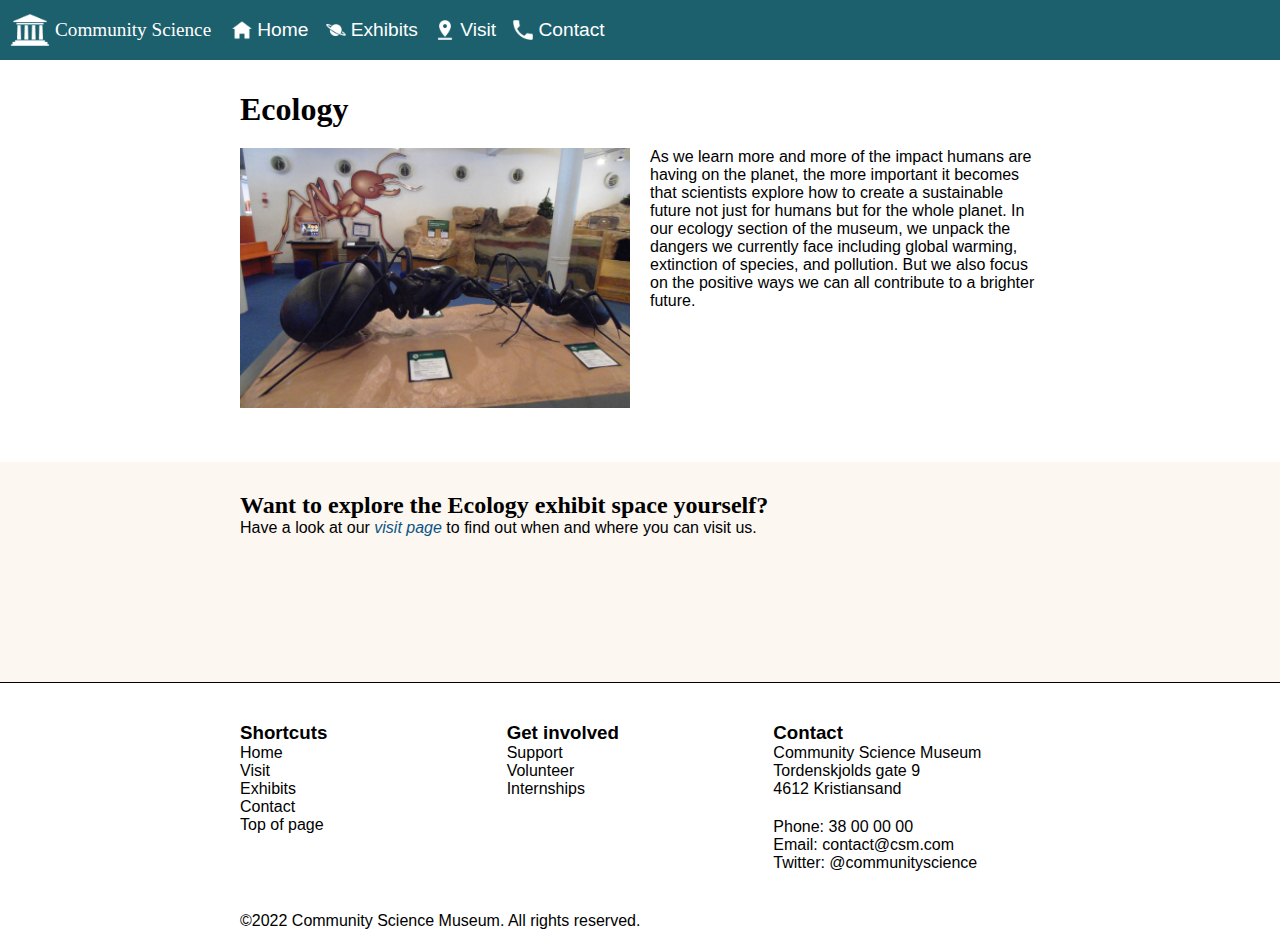
<file: events/ecology.html>
<!DOCTYPE html>
<html lang="en">
  <head>
    <meta charset="UTF-8" />
    <meta name="description" content="Unpack the dangers we currently face including global warming" />
    <meta name="viewport" content="width=device-width, initial-scale=1.0" />
    <link href="../css/styles.css" rel="stylesheet" />
    <link href="../css/events.css" rel="stylesheet" />
    <link href="../css/media.css" rel="stylesheet" />
    <title>Community Science Museum | Ecology</title>
    <link rel="icon" href="../images/favicon.png" />
  </head>
  <body>
    <header id="top">
      <label for="hamburger-nav" class="hamburger-nav__label">
        <img src="../images/icon/menu-icon.png" alt="View site navigation" />
      </label>
      <input type="checkbox" id="hamburger-nav" />
      <a href="../index.html" class="logo-wrapper">
        Community Science
        <div class="logo"><img src="../images/icon/museum-icon.png" alt="Community Science Museum Logo" /></div>
      </a>
      <nav>
        <ul>
          <li>
            <a href="../index.html">
              <div><img src="../images/icon/home-icon.png" alt="Home icon" /></div>
              Home
            </a>
          </li>
          <li>
            <a href="../exhibits.html">
              <div><img src="../images/icon/exhibits-icon.png" alt="Exhibit icon" /></div>
              Exhibits
            </a>
          </li>
          <li>
            <a href="../visit.html">
              <div><img src="../images/icon/visit-icon.png" alt="Visit icon" /></div>
              Visit
            </a>
          </li>
          <li>
            <a href="../contact.html">
              <div><img src="../images/icon/contact-icon.png" alt="Contact icon" /></div>
              Contact
            </a>
          </li>
        </ul>
      </nav>
    </header>
    <main>
      <div class="event__wrapper">
        <section class="event__details short-lines">
          <h1>Ecology</h1>
          <div><img src="../images/exhibits/ecology.jpg" alt="A model showcasing an insect of the formicidae family" /></div>
          <p>
            As we learn more and more of the impact humans are having on the planet, the more important it becomes that scientists explore how to
            create a sustainable future not just for humans but for the whole planet. In our ecology section of the museum, we unpack the dangers we
            currently face including global warming, extinction of species, and pollution. But we also focus on the positive ways we can all
            contribute to a brighter future.
          </p>
        </section>
      </div>
      <section class="short-lines">
        <h2>Want to explore the Ecology exhibit space yourself?</h2>
        <p>Have a look at our <a href="../visit.html" class="read-more">visit page</a> to find out when and where you can visit us.</p>
      </section>
    </main>
    <footer>
      <div class="footer-wrapper short-lines">
        <section>
          <h3>Shortcuts</h3>
          <ul>
            <li><a href="../index.html">Home</a></li>
            <li><a href="../visit.html">Visit</a></li>
            <li><a href="../exhibits.html">Exhibits</a></li>
            <li><a href="../contact.html">Contact</a></li>
            <li><a href="#top">Top of page</a></li>
          </ul>
        </section>
        <section>
          <h3><a href="../contact.html#involved">Get involved</a></h3>
          <ul>
            <li><a href="../contact.html#involved__support">Support</a></li>
            <li><a href="../contact.html#involved__volunteer">Volunteer</a></li>
            <li><a href="../contact.html#involved__internships">Internships</a></li>
          </ul>
        </section>
        <section>
          <h3><a href="../contact.html">Contact</a></h3>
          <ul>
            <li>Community Science Museum</li>
            <li>Tordenskjolds gate 9</li>
            <li>4612 Kristiansand</li>
          </ul>
          <ul class="contact__information">
            <li><a href="tel:+4738000000">Phone: 38 00 00 00</a></li>
            <li><a href="mailto:contact@csm.com">Email: contact@csm.com</a></li>
            <li><a href="https://twitter.com/communityscience">Twitter: @communityscience</a></li>
          </ul>
        </section>
      </div>
      <p class="copyright short-lines">©2022 Community Science Museum. All rights reserved.</p>
    </footer>
  </body>
</html>
</file>
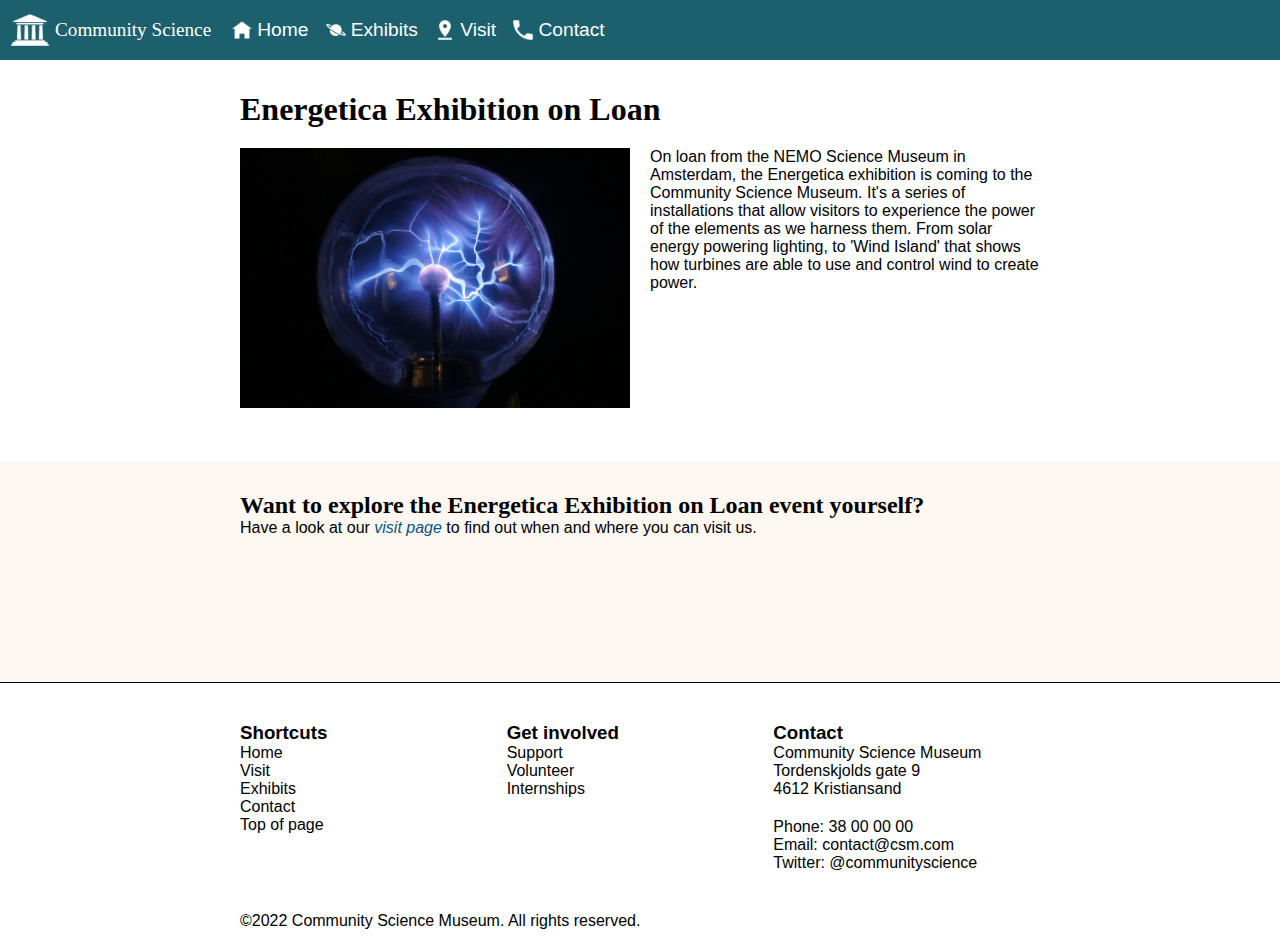
<file: events/energetica.html>
<!DOCTYPE html>
<html lang="en">
  <head>
    <meta charset="UTF-8" />
    <meta name="description" content="A series of installations that allow visitors to experience the power of the elements" />
    <meta name="viewport" content="width=device-width, initial-scale=1.0" />
    <link href="../css/styles.css" rel="stylesheet" />
    <link href="../css/events.css" rel="stylesheet" />
    <link href="../css/media.css" rel="stylesheet" />
    <title>Community Science Museum | Energetica Exhibition on Loan</title>
    <link rel="icon" href="../images/favicon.png" />
  </head>
  <body>
    <header id="top">
      <label for="hamburger-nav" class="hamburger-nav__label">
        <img src="../images/icon/menu-icon.png" alt="View site navigation" />
      </label>
      <input type="checkbox" id="hamburger-nav" />
      <a href="../index.html" class="logo-wrapper">
        Community Science
        <div class="logo"><img src="../images/icon/museum-icon.png" alt="Community Science Museum Logo" /></div>
      </a>
      <nav>
        <ul>
          <li>
            <a href="../index.html">
              <div><img src="../images/icon/home-icon.png" alt="Home icon" /></div>
              Home
            </a>
          </li>
          <li>
            <a href="../exhibits.html">
              <div><img src="../images/icon/exhibits-icon.png" alt="Exhibit icon" /></div>
              Exhibits
            </a>
          </li>
          <li>
            <a href="../visit.html">
              <div><img src="../images/icon/visit-icon.png" alt="Visit icon" /></div>
              Visit
            </a>
          </li>
          <li>
            <a href="../contact.html">
              <div><img src="../images/icon/contact-icon.png" alt="Contact icon" /></div>
              Contact
            </a>
          </li>
        </ul>
      </nav>
    </header>
    <main>
      <div class="event__wrapper">
        <section class="event__details short-lines">
          <h1>Energetica Exhibition on Loan</h1>
          <div><img src="../images/exhibits/energetica.jpg" alt="A plasma globe" /></div>
          <p>
            On loan from the NEMO Science Museum in Amsterdam, the Energetica exhibition is coming to the Community Science Museum. It's a series of
            installations that allow visitors to experience the power of the elements as we harness them. From solar energy powering lighting, to
            'Wind Island' that shows how turbines are able to use and control wind to create power.
          </p>
        </section>
      </div>
      <section class="short-lines">
        <h2>Want to explore the Energetica Exhibition on Loan event yourself?</h2>
        <p>Have a look at our <a href="../visit.html" class="read-more">visit page</a> to find out when and where you can visit us.</p>
      </section>
    </main>
    <footer>
      <div class="footer-wrapper short-lines">
        <section>
          <h3>Shortcuts</h3>
          <ul>
            <li><a href="../index.html">Home</a></li>
            <li><a href="../visit.html">Visit</a></li>
            <li><a href="../exhibits.html">Exhibits</a></li>
            <li><a href="../contact.html">Contact</a></li>
            <li><a href="#top">Top of page</a></li>
          </ul>
        </section>
        <section>
          <h3><a href="../contact.html#involved">Get involved</a></h3>
          <ul>
            <li><a href="../contact.html#involved__support">Support</a></li>
            <li><a href="../contact.html#involved__volunteer">Volunteer</a></li>
            <li><a href="../contact.html#involved__internships">Internships</a></li>
          </ul>
        </section>
        <section>
          <h3><a href="../contact.html">Contact</a></h3>
          <ul>
            <li>Community Science Museum</li>
            <li>Tordenskjolds gate 9</li>
            <li>4612 Kristiansand</li>
          </ul>
          <ul class="contact__information">
            <li><a href="tel:+4738000000">Phone: 38 00 00 00</a></li>
            <li><a href="mailto:contact@csm.com">Email: contact@csm.com</a></li>
            <li><a href="https://twitter.com/communityscience">Twitter: @communityscience</a></li>
          </ul>
        </section>
      </div>
      <p class="copyright short-lines">©2022 Community Science Museum. All rights reserved.</p>
    </footer>
  </body>
</html>
</file>
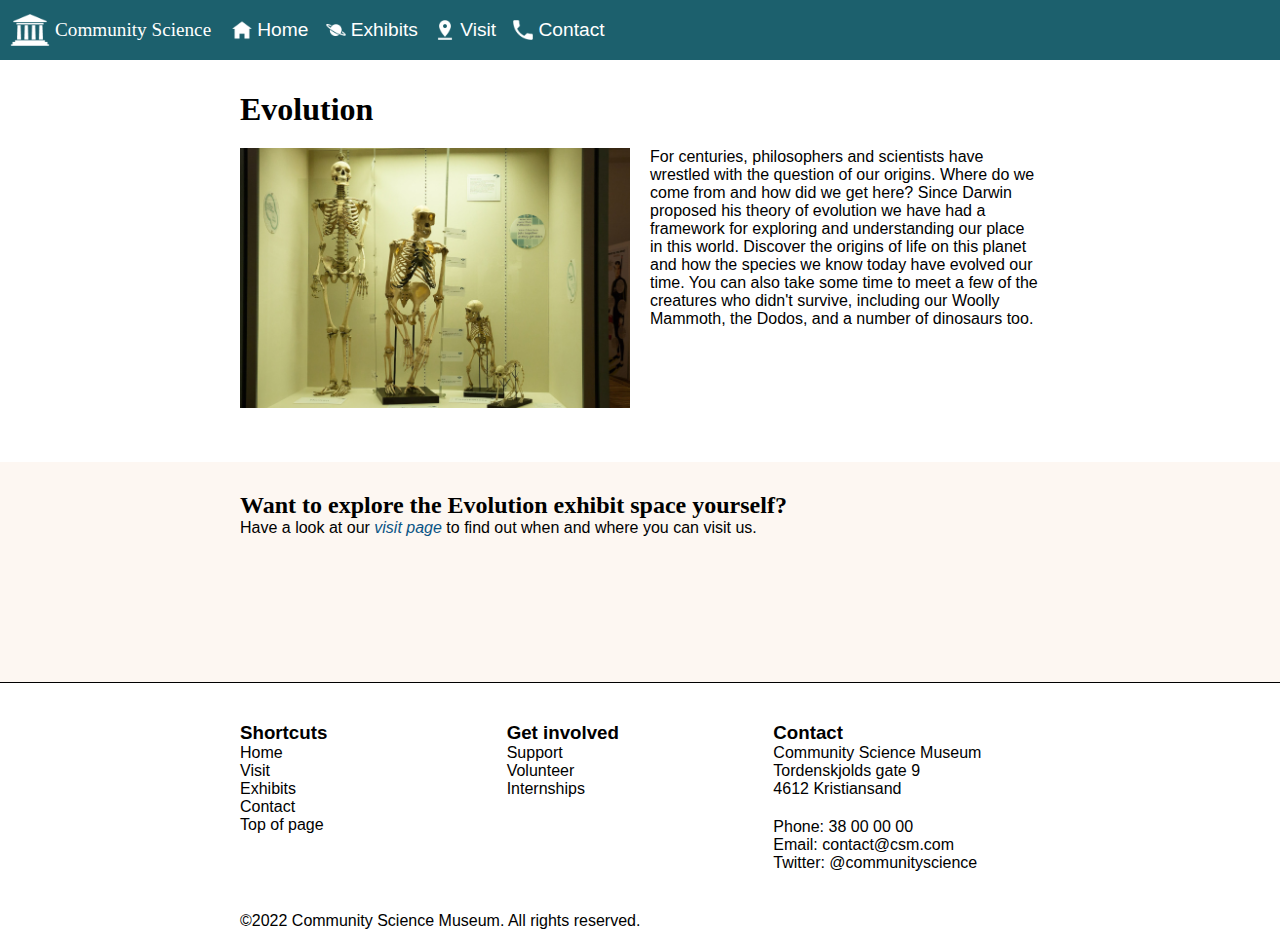
<file: events/evolution.html>
<!DOCTYPE html>
<html lang="en">
  <head>
    <meta charset="UTF-8" />
    <meta name="description" content="Discover the origins of life on this planet" />
    <meta name="viewport" content="width=device-width, initial-scale=1.0" />
    <link href="../css/styles.css" rel="stylesheet" />
    <link href="../css/events.css" rel="stylesheet" />
    <link href="../css/media.css" rel="stylesheet" />
    <title>Community Science Museum | Evolution</title>
    <link rel="icon" href="../images/favicon.png" />
  </head>
  <body>
    <header id="top">
      <label for="hamburger-nav" class="hamburger-nav__label">
        <img src="../images/icon/menu-icon.png" alt="View site navigation" />
      </label>
      <input type="checkbox" id="hamburger-nav" />
      <a href="../index.html" class="logo-wrapper">
        Community Science
        <div class="logo"><img src="../images/icon/museum-icon.png" alt="Community Science Museum Logo" /></div>
      </a>
      <nav>
        <ul>
          <li>
            <a href="../index.html">
              <div><img src="../images/icon/home-icon.png" alt="Home icon" /></div>
              Home
            </a>
          </li>
          <li>
            <a href="../exhibits.html">
              <div><img src="../images/icon/exhibits-icon.png" alt="Exhibit icon" /></div>
              Exhibits
            </a>
          </li>
          <li>
            <a href="../visit.html">
              <div><img src="../images/icon/visit-icon.png" alt="Visit icon" /></div>
              Visit
            </a>
          </li>
          <li>
            <a href="../contact.html">
              <div><img src="../images/icon/contact-icon.png" alt="Contact icon" /></div>
              Contact
            </a>
          </li>
        </ul>
      </nav>
    </header>
    <main>
      <div class="event__wrapper">
        <section class="event__details short-lines">
          <h1>Evolution</h1>
          <div><img src="../images/exhibits/evolution.jpg" alt="The evolution of mankind" /></div>
          <p>
            For centuries, philosophers and scientists have wrestled with the question of our origins. Where do we come from and how did we get here?
            Since Darwin proposed his theory of evolution we have had a framework for exploring and understanding our place in this world. Discover
            the origins of life on this planet and how the species we know today have evolved our time. You can also take some time to meet a few of
            the creatures who didn't survive, including our Woolly Mammoth, the Dodos, and a number of dinosaurs too.
          </p>
        </section>
      </div>
      <section class="short-lines">
        <h2>Want to explore the Evolution exhibit space yourself?</h2>
        <p>Have a look at our <a href="../visit.html" class="read-more">visit page</a> to find out when and where you can visit us.</p>
      </section>
    </main>
    <footer>
      <div class="footer-wrapper short-lines">
        <section>
          <h3>Shortcuts</h3>
          <ul>
            <li><a href="../index.html">Home</a></li>
            <li><a href="../visit.html">Visit</a></li>
            <li><a href="../exhibits.html">Exhibits</a></li>
            <li><a href="../contact.html">Contact</a></li>
            <li><a href="#top">Top of page</a></li>
          </ul>
        </section>
        <section>
          <h3><a href="../contact.html#involved">Get involved</a></h3>
          <ul>
            <li><a href="../contact.html#involved__support">Support</a></li>
            <li><a href="../contact.html#involved__volunteer">Volunteer</a></li>
            <li><a href="../contact.html#involved__internships">Internships</a></li>
          </ul>
        </section>
        <section>
          <h3><a href="../contact.html">Contact</a></h3>
          <ul>
            <li>Community Science Museum</li>
            <li>Tordenskjolds gate 9</li>
            <li>4612 Kristiansand</li>
          </ul>
          <ul class="contact__information">
            <li><a href="tel:+4738000000">Phone: 38 00 00 00</a></li>
            <li><a href="mailto:contact@csm.com">Email: contact@csm.com</a></li>
            <li><a href="https://twitter.com/communityscience">Twitter: @communityscience</a></li>
          </ul>
        </section>
      </div>
      <p class="copyright short-lines">©2022 Community Science Museum. All rights reserved.</p>
    </footer>
  </body>
</html>
</file>
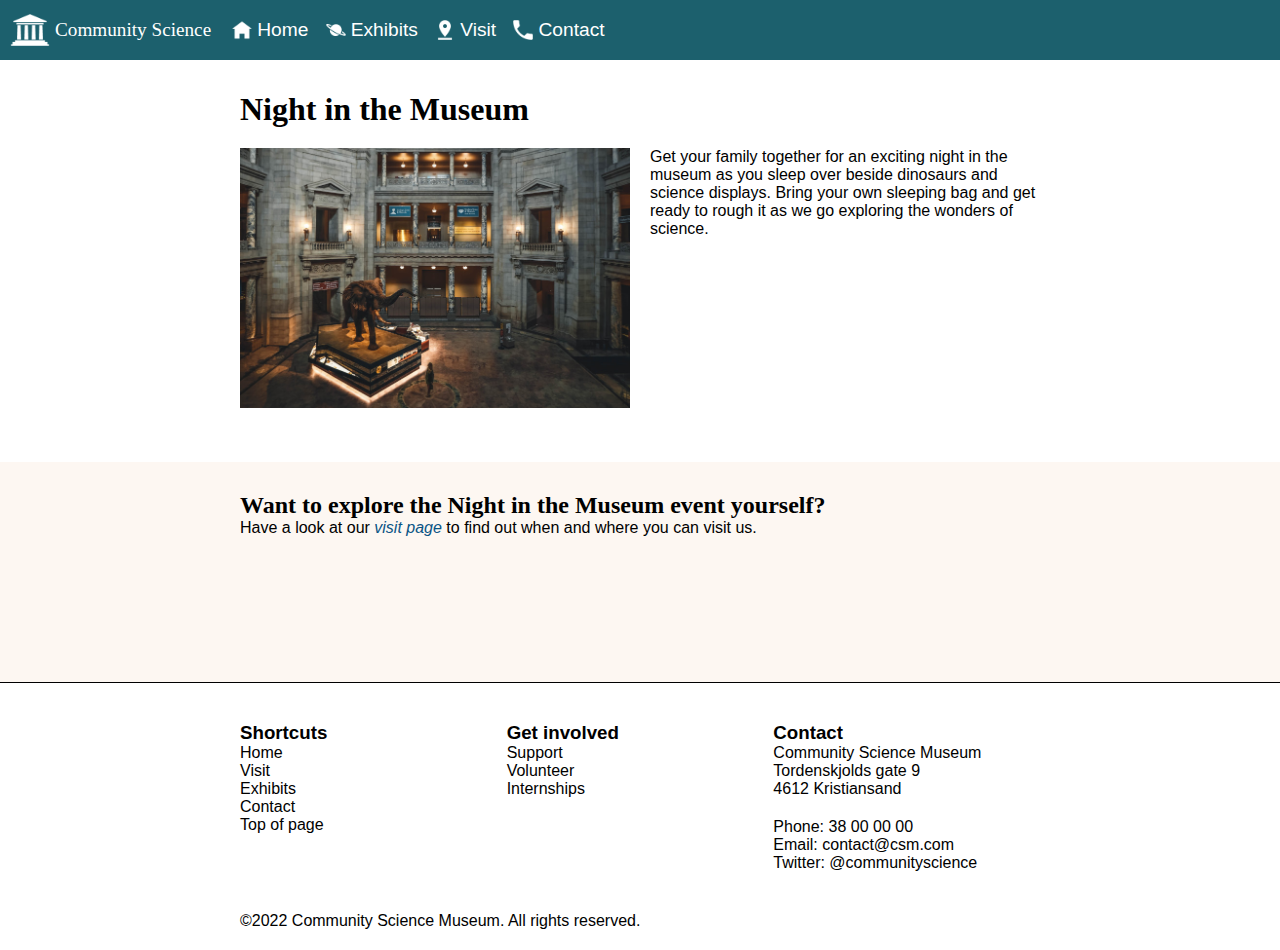
<file: events/night_in_the_museum.html>
<!DOCTYPE html>
<html lang="en">
  <head>
    <meta charset="UTF-8" />
    <meta name="description" content="An exciting night where you can explore the museum" />
    <meta name="viewport" content="width=device-width, initial-scale=1.0" />
    <link href="../css/styles.css" rel="stylesheet" />
    <link href="../css/events.css" rel="stylesheet" />
    <link href="../css/media.css" rel="stylesheet" />
    <title>Community Science Museum | Night in the Museum</title>
    <link rel="icon" href="../images/favicon.png" />
  </head>
  <body>
    <header id="top">
      <label for="hamburger-nav" class="hamburger-nav__label">
        <img src="../images/icon/menu-icon.png" alt="View site navigation" />
      </label>
      <input type="checkbox" id="hamburger-nav" />
      <a href="../index.html" class="logo-wrapper">
        Community Science
        <div class="logo"><img src="../images/icon/museum-icon.png" alt="Community Science Museum Logo" /></div>
      </a>
      <nav>
        <ul>
          <li>
            <a href="../index.html">
              <div><img src="../images/icon/home-icon.png" alt="Home icon" /></div>
              Home
            </a>
          </li>
          <li>
            <a href="../exhibits.html">
              <div><img src="../images/icon/exhibits-icon.png" alt="Exhibit icon" /></div>
              Exhibits
            </a>
          </li>
          <li>
            <a href="../visit.html">
              <div><img src="../images/icon/visit-icon.png" alt="Visit icon" /></div>
              Visit
            </a>
          </li>
          <li>
            <a href="../contact.html">
              <div><img src="../images/icon/contact-icon.png" alt="Contact icon" /></div>
              Contact
            </a>
          </li>
        </ul>
      </nav>
    </header>
    <main>
      <div class="event__wrapper">
        <section class="event__details short-lines">
          <h1>Night in the Museum</h1>
          <div><img src="../images/exhibits/night_in_the_museum.jpg" alt="One of halls in our museum" /></div>
          <p>
            Get your family together for an exciting night in the museum as you sleep over beside dinosaurs and science displays. Bring your own
            sleeping bag and get ready to rough it as we go exploring the wonders of science.
          </p>
        </section>
      </div>
      <section class="short-lines">
        <h2>Want to explore the Night in the Museum event yourself?</h2>
        <p>Have a look at our <a href="../visit.html" class="read-more">visit page</a> to find out when and where you can visit us.</p>
      </section>
    </main>
    <footer>
      <div class="footer-wrapper short-lines">
        <section>
          <h3>Shortcuts</h3>
          <ul>
            <li><a href="../index.html">Home</a></li>
            <li><a href="../visit.html">Visit</a></li>
            <li><a href="../exhibits.html">Exhibits</a></li>
            <li><a href="../contact.html">Contact</a></li>
            <li><a href="#top">Top of page</a></li>
          </ul>
        </section>
        <section>
          <h3><a href="../contact.html#involved">Get involved</a></h3>
          <ul>
            <li><a href="../contact.html#involved__support">Support</a></li>
            <li><a href="../contact.html#involved__volunteer">Volunteer</a></li>
            <li><a href="../contact.html#involved__internships">Internships</a></li>
          </ul>
        </section>
        <section>
          <h3><a href="../contact.html">Contact</a></h3>
          <ul>
            <li>Community Science Museum</li>
            <li>Tordenskjolds gate 9</li>
            <li>4612 Kristiansand</li>
          </ul>
          <ul class="contact__information">
            <li><a href="tel:+4738000000">Phone: 38 00 00 00</a></li>
            <li><a href="mailto:contact@csm.com">Email: contact@csm.com</a></li>
            <li><a href="https://twitter.com/communityscience">Twitter: @communityscience</a></li>
          </ul>
        </section>
      </div>
      <p class="copyright short-lines">©2022 Community Science Museum. All rights reserved.</p>
    </footer>
  </body>
</html>
</file>
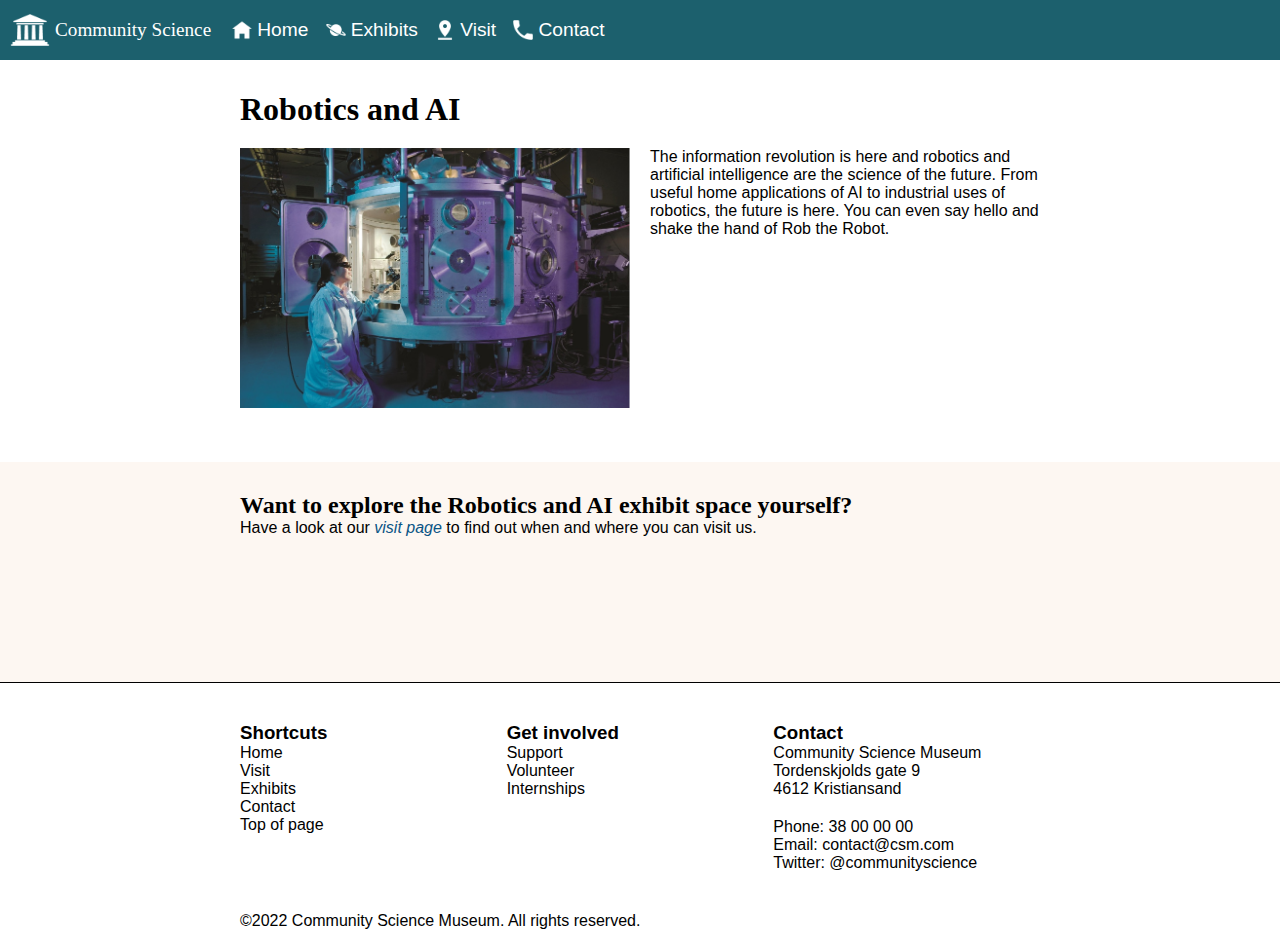
<file: events/robotics_and_AI.html>
<!DOCTYPE html>
<html lang="en">
  <head>
    <meta charset="UTF-8" />
    <meta name="description" content="Robotics and artificial intelligence are the science of the future" />
    <meta name="viewport" content="width=device-width, initial-scale=1.0" />
    <link href="../css/styles.css" rel="stylesheet" />
    <link href="../css/events.css" rel="stylesheet" />
    <link href="../css/media.css" rel="stylesheet" />
    <title>Community Science Museum | Robotics and AI</title>
    <link rel="icon" href="../images/favicon.png" />
  </head>
  <body>
    <header id="top">
      <label for="hamburger-nav" class="hamburger-nav__label">
        <img src="../images/icon/menu-icon.png" alt="View site navigation" />
      </label>
      <input type="checkbox" id="hamburger-nav" />
      <a href="../index.html" class="logo-wrapper">
        Community Science
        <div class="logo"><img src="../images/icon/museum-icon.png" alt="Community Science Museum Logo" /></div>
      </a>
      <nav>
        <ul>
          <li>
            <a href="../index.html">
              <div><img src="../images/icon/home-icon.png" alt="Home icon" /></div>
              Home
            </a>
          </li>
          <li>
            <a href="../exhibits.html">
              <div><img src="../images/icon/exhibits-icon.png" alt="Exhibit icon" /></div>
              Exhibits
            </a>
          </li>
          <li>
            <a href="../visit.html">
              <div><img src="../images/icon/visit-icon.png" alt="Visit icon" /></div>
              Visit
            </a>
          </li>
          <li>
            <a href="../contact.html">
              <div><img src="../images/icon/contact-icon.png" alt="Contact icon" /></div>
              Contact
            </a>
          </li>
        </ul>
      </nav>
    </header>
    <main>
      <div class="event__wrapper">
        <section class="event__details short-lines">
          <h1>Robotics and AI</h1>
          <div><img src="../images/exhibits/robotics_and_AI.jpg" alt="One of our scientists working with the newest machine in science" /></div>
          <p>
            The information revolution is here and robotics and artificial intelligence are the science of the future. From useful home applications
            of AI to industrial uses of robotics, the future is here. You can even say hello and shake the hand of Rob the Robot.
          </p>
        </section>
      </div>
      <section class="short-lines">
        <h2>Want to explore the Robotics and AI exhibit space yourself?</h2>
        <p>Have a look at our <a href="../visit.html" class="read-more">visit page</a> to find out when and where you can visit us.</p>
      </section>
    </main>
    <footer>
      <div class="footer-wrapper short-lines">
        <section>
          <h3>Shortcuts</h3>
          <ul>
            <li><a href="../index.html">Home</a></li>
            <li><a href="../visit.html">Visit</a></li>
            <li><a href="../exhibits.html">Exhibits</a></li>
            <li><a href="../contact.html">Contact</a></li>
            <li><a href="#top">Top of page</a></li>
          </ul>
        </section>
        <section>
          <h3><a href="../contact.html#involved">Get involved</a></h3>
          <ul>
            <li><a href="../contact.html#involved__support">Support</a></li>
            <li><a href="../contact.html#involved__volunteer">Volunteer</a></li>
            <li><a href="../contact.html#involved__internships">Internships</a></li>
          </ul>
        </section>
        <section>
          <h3><a href="../contact.html">Contact</a></h3>
          <ul>
            <li>Community Science Museum</li>
            <li>Tordenskjolds gate 9</li>
            <li>4612 Kristiansand</li>
          </ul>
          <ul class="contact__information">
            <li><a href="tel:+4738000000">Phone: 38 00 00 00</a></li>
            <li><a href="mailto:contact@csm.com">Email: contact@csm.com</a></li>
            <li><a href="https://twitter.com/communityscience">Twitter: @communityscience</a></li>
          </ul>
        </section>
      </div>
      <p class="copyright short-lines">©2022 Community Science Museum. All rights reserved.</p>
    </footer>
  </body>
</html>
</file>
<file: css/styles.css>
html {
  scroll-behavior: smooth;
}

body {
  display: grid;
  grid-template-rows: auto 1fr auto;
  min-height: 100vh;
  font-family: "Segoe UI", Optima, Verdana, sans-serif;
}

nav ul,
body,
footer ul {
  margin: 0;
}

h1,
h2 {
  font-family: Cambria, Georgia, "Times New Roman", serif;
}

.logo-wrapper {
  font-family: Papyrus, fantasy;
}

h1 {
  font-size: 2rem;
}

h2,
footer h3 {
  margin-bottom: 0;
}

header,
nav {
  background-color: #1c606d;
}

header a {
  color: #fff;
}

img {
  width: 100%;
}

header,
.hamburger-nav__label,
.logo-wrapper,
nav a {
  display: flex;
  align-items: center;
}

header,
nav a,
footer {
  padding: 10px;
}

header {
  justify-content: space-between;
  text-align: center;
  font-size: 1.2em;
}

.hamburger-nav__label,
.logo-wrapper,
nav a {
  gap: 5px;
}

#hamburger-nav,
nav {
  display: none;
}

#hamburger-nav:checked ~ nav {
  display: block;
}

nav ul,
footer ul {
  list-style-type: none;
  padding: 0;
}

a {
  text-decoration: none;
}

a:hover,
.active {
  text-decoration: underline;
}

.logo {
  width: 40px;
  height: 40px;
}

nav {
  position: absolute;
  top: 60px;
  left: 0;
}

nav li {
  padding: 15px;
}

.hamburger-nav__label img,
nav a div {
  width: 20px;
  height: 20px;
}

.read-more {
  color: #0a5485;
  font-style: italic;
}

.short-lines {
  max-width: 800px;
  margin: 0 auto;
}

footer {
  border-top: 1px solid;
}

footer a {
  color: #000;
}

.copyright,
.contact__information {
  margin-top: 20px;
}
</file>
<file: css/index.css>
h1 {
  font-family: Papyrus, fantasy;
  margin-top: 0;
}

.view_exhibits a,
.limited-events {
  color: #fff;
}

.view_exhibits,
.limited-events {
  text-align: center;
}

.view_exhibits-wrapper {
  background-color: #e6d6b5;
}

.view_exhibits {
  min-height: 200px;
  padding: 20px;
  background: url("../images/cta-background.png") right bottom no-repeat;
  margin: 0 auto;
}

.view_exhibits a {
  background-color: #b40f2b;
  padding: 10px 20px;
  font-size: 1.5rem;
}

.limited-events {
  background-color: #1c606d;
  display: block;
  padding: 10px;
  font-size: 1.1rem;
}

.explore_togheter {
  padding: 20px 20px 50px 20px;
}

.explore {
  background-color: #fdf7f2;
  padding: 50px 20px;
}

.explore h3 {
  text-align: center;
}

.explore section {
  margin-top: 50px;
}

.explore__reverse h3 {
  grid-area: title;
}

.explore__reverse div {
  grid-area: image;
}

.explore__reverse p {
  grid-area: paragraph;
}

.short-lines img {
  max-width: 230px;
  margin: 0 auto;
  display: block;
}
</file>
<file: css/media.css>
@media (min-width: 400px) {
  /*Exhibits
  __________________________________*/
  .about-exhibits {
    margin-bottom: 30px;
  }

  .events__list,
  .exhibits__list {
    grid-template-columns: repeat(2, minmax(0, 1fr));
  }
}

/*Tablet / small desktop*/
@media (min-width: 650px) {
  /*Header, nav, main, and footer
    __________________________________*/
  .hamburger-nav__label {
    display: none;
  }

  .logo-wrapper {
    flex-direction: row-reverse;
  }

  header {
    justify-content: start;
  }

  nav {
    display: block;
    position: static;
    margin-left: 15px;
  }

  nav li {
    display: inline-block;
    padding: 0;
  }

  nav a {
    padding: 6px;
  }

  p {
    margin: 0;
  }

  .footer-wrapper {
    display: flex;
    flex-direction: row;
  }

  .footer-wrapper > * {
    flex: 1;
  }

  /*Index
  __________________________________*/
  .view_exhibits {
    text-align: left;
  }

  .explore_togheter,
  .explore section {
    display: grid;
    gap: 40px;
  }

  .explore_togheter__title,
  .explore section h3 {
    grid-column: -1/1;
  }

  .explore_togheter {
    grid-template-columns: 1fr 230px;
  }

  .explore__standard,
  .explore__reverse {
    grid-template-columns: 1fr 1fr;
  }

  .explore__reverse {
    grid-template-areas:
      "title ."
      "paragraph image";
  }

  .explore h3 {
    margin: 0;
    text-align: left;
  }

  .showcase {
    max-width: none;
  }

  /*Visit
  __________________________________*/
  .visit__title {
    padding: 10px;
  }

  .location-wrapper,
  .accessibility-wrapper {
    background-color: #fdf7f2;
  }

  .location,
  .accessibility {
    display: grid;
    gap: 50px;
    align-items: center;
  }

  .information {
    margin: 50px auto;
  }

  .location {
    grid-template-columns: 1fr 400px;
    grid-template-areas:
      "address map"
      "list map";
  }

  .location__open,
  .accessibility__shop {
    padding-bottom: 20px;
  }

  .location__map {
    width: 400px;
    height: 350px;
    margin: 0;
  }

  .accessibility {
    grid-template-columns: 1fr 250px;
    grid-template-areas:
      "accessibility image"
      "food image"
      "shop image";
  }

  .accessibility__image {
    max-width: none;
    width: 100%;
  }

  /*Exhibits
  __________________________________*/
  .events,
  .exhibits,
  .events__list,
  .exhibits__list {
    padding-bottom: 40px;
  }

  .events__list,
  .exhibits__list {
    grid-template-columns: repeat(3, minmax(0, 1fr));
  }

  .events__list h2,
  .exhibits__list h2 {
    margin-top: 0;
  }

  /*Events
  __________________________________*/
  .event__details {
    gap: 20px;
    grid-template-columns: repeat(2, minmax(0, 1fr));
    padding-bottom: 50px;
  }

  .event__details h1 {
    margin-bottom: 0;
    text-align: left;
  }

  .event__details div {
    max-width: none;
  }

  /*Contact
  __________________________________*/
  .contact {
    margin-top: 30px;
  }

  form {
    display: grid;
    grid-template-columns: 1fr 1fr;
    gap: 40px;
  }

  textarea {
    height: 100%;
  }

  .cta {
    grid-column: -1/1;
    margin: 0 auto;
  }

  .notification {
    top: 80px;
    right: 10px;
  }

  .involved-wrapper {
    padding: 30px 0 40px 0;
  }
}

@media (min-width: 800px) {
  /*Index
  __________________________________*/
  .explore__standard {
    grid-template-columns: 230px 1fr;
  }

  .explore__reverse {
    grid-template-columns: 1fr 230px;
  }
  /*Exhibits
  __________________________________*/
  .events__list,
  .exhibits__list {
    gap: 20px;
    grid-template-columns: repeat(4, minmax(0, 1fr));
  }
}
</file>
<file: css/contact.css>
.short-lines {
  padding: 0 20px;
}

.contact {
  max-width: 500px;
}

h1,
form {
  text-align: center;
}

h1 {
  margin: 10px 0 20px 0;
}

form div {
  text-align: left;
  display: flex;
  flex-direction: column;
}

input,
select,
textarea,
.cta {
  border: 1px solid;
  margin-bottom: 10px;
  padding: 10px;
  border-radius: 10px;
}

.cta {
  display: block;
  margin-top: 10px;
  padding: 10px 30px;
  background-color: #1c606d;
  border: 2px solid #1c606d;
  color: #fff;
  font-size: 1.2rem;
}

.cta:hover {
  background-color: #fff;
  color: #1c606d;
}

.involved-wrapper {
  background-color: #fdf7f2;
  margin-top: 50px;
  padding: 20px 0;
}

h3 {
  margin: 30px 0 0 0;
}

.involved p:first-of-type {
  margin-top: 0;
}

#message-trigger {
  display: none;
}

.notification {
  position: absolute;
  border: 1px solid;
  padding: 20px;
  background-color: #fff;
  top: 70px;
  right: 0;
  opacity: 0;
  transition: opacity 1.5s;
}

#message-trigger:checked ~ .notification {
  opacity: 1;
}
</file>
<file: css/exhibits.css>
.short-lines {
  padding: 10px;
}

.read-more {
  display: block;
}

.hamburger-label {
  background-color: #1c606d;
  color: #fff;
  font-size: 1.2rem;
  font-weight: bold;
  display: flex;
  align-items: center;
  justify-content: space-between;
}

.hamburger-label figure {
  margin: 0;
  width: 30px;
  height: 30px;
  transition: transform 0.5s;
}

#events__hamburger,
#exhibits__hamburger,
#events__hamburger:checked ~ .events__list,
#exhibits__hamburger:checked ~ .exhibits__list {
  display: none;
}

#events__hamburger:checked ~ .hamburger-label figure,
#exhibits__hamburger:checked ~ .hamburger-label figure {
  transform: rotate(-180deg);
}

.events,
.exhibits,
.events__list,
.exhibits__list {
  padding-bottom: 20px;
}

.events__list,
.exhibits__list {
  display: grid;
  gap: 10px;
  background-color: #fdf7f2;
}

.events__list section,
.exhibits__list section {
  padding: 5px;
  border: 1px solid;
  background-color: #fff;
}
</file>
<file: css/visit.css>
.short-lines {
  padding: 0 10px;
}

iframe,
main img {
  display: block;
  width: 90%;
  margin: 20px auto;
}

main img {
  max-width: 225px;
}

ul,
p {
  margin: 0;
}

ul {
  list-style-type: none;
  padding: 0;
}

.location__address {
  grid-area: address;
}

.location__open {
  grid-area: list;
}

.location__map {
  grid-area: map;
}

.accessibility__accessibility {
  grid-area: accessibility;
}
.accessibility__food {
  grid-area: food;
}
.accessibility__shop {
  grid-area: shop;
}
.accessibility__image {
  grid-area: image;
}

.information:last-of-type {
  margin-bottom: 50px;
}
</file>
<file: css/events.css>
.short-lines {
  padding: 10px;
}

main {
  background-color: #fdf7f2;
}

.event__wrapper {
  background-color: #fff;
}

.event__details {
  display: grid;
}

main > section {
  min-height: 200px;
}

h1 {
  grid-column: -1/1;
}
</file>
